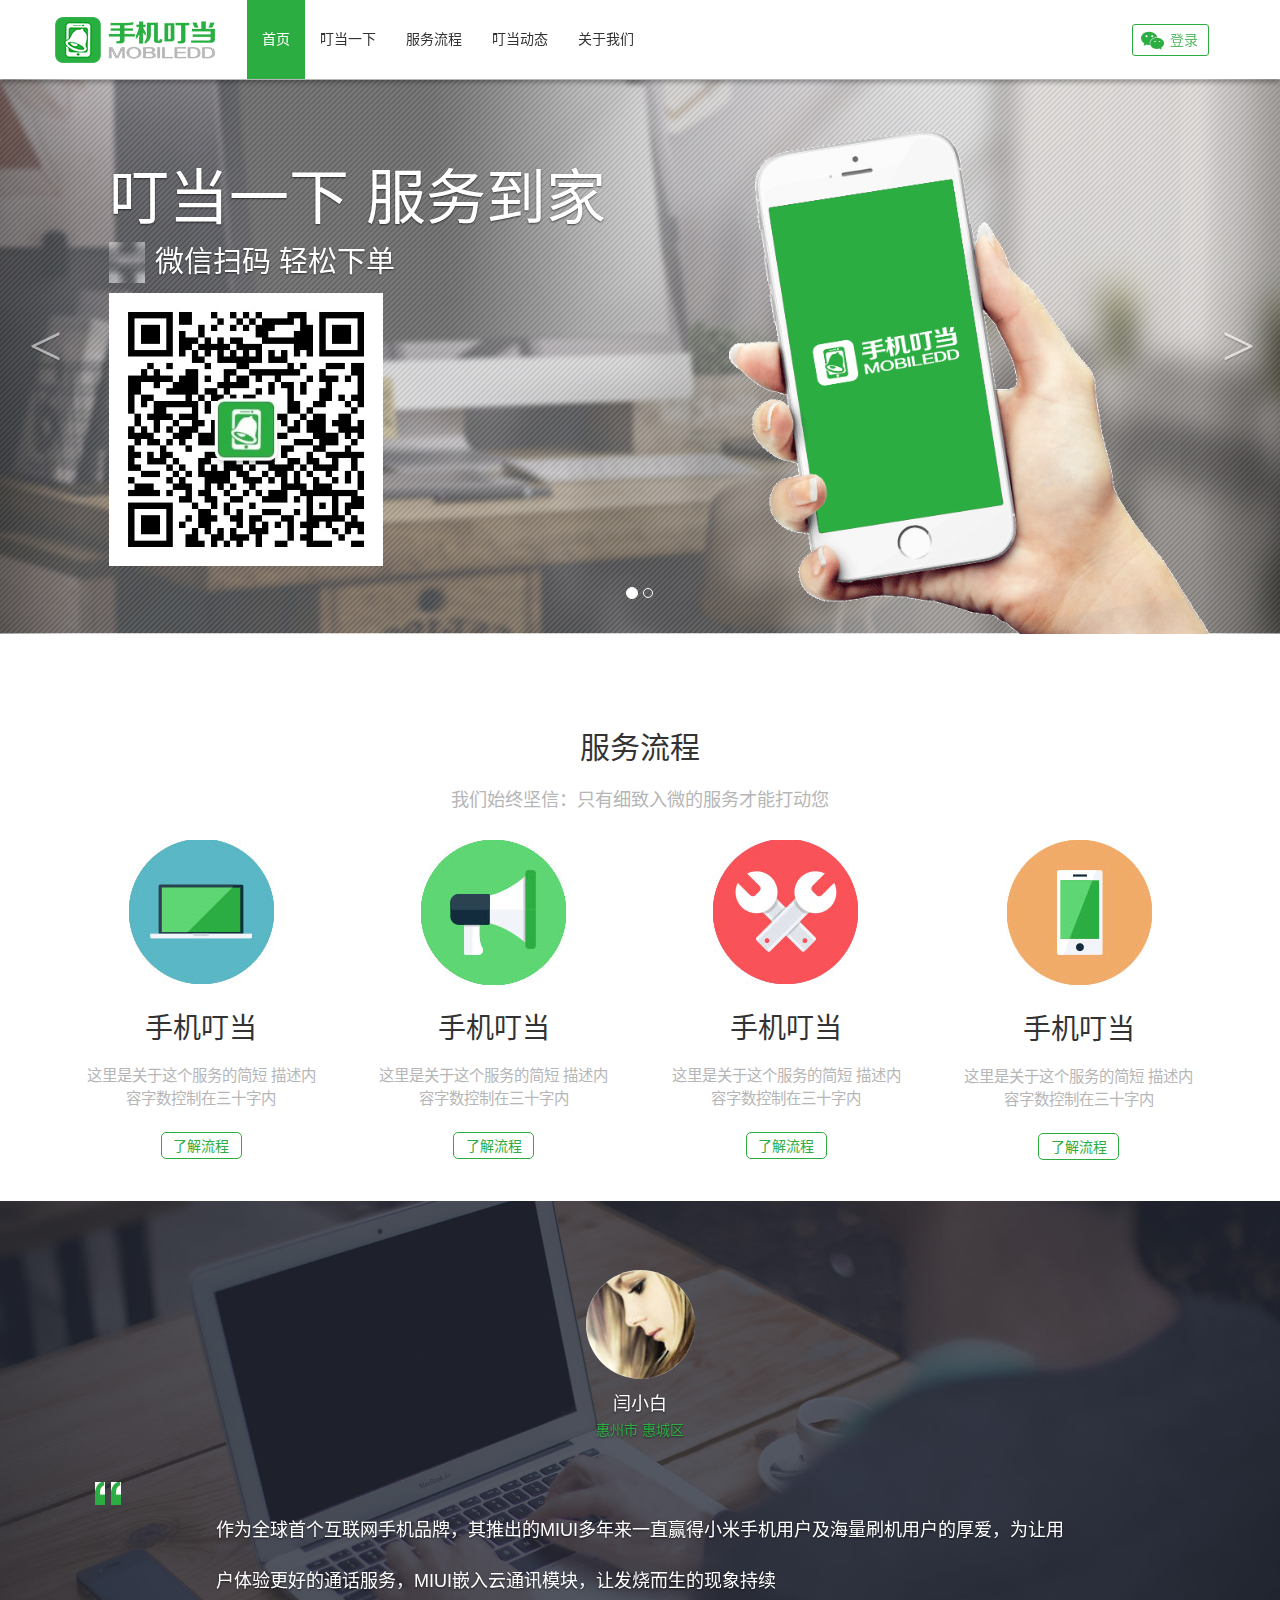
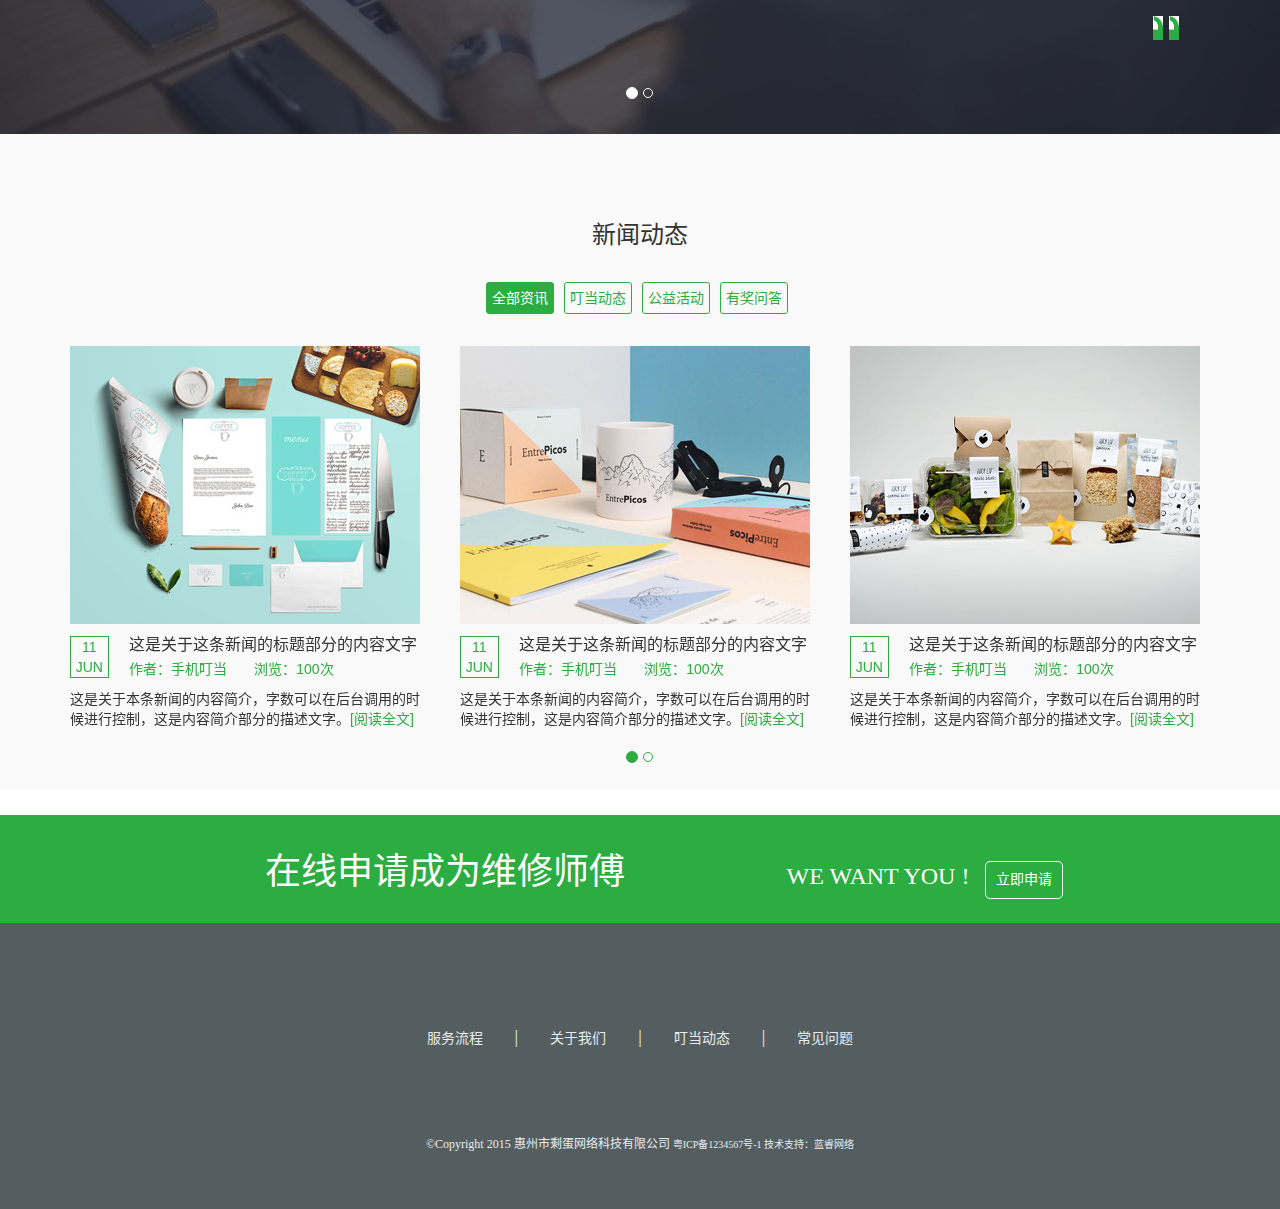
<file: index.html>
<!DOCTYPE html>
<html lang="zh-CN">

<head>
    <meta charset="utf-8">
    <!--meta:compat-->
    <meta http-equiv="X-UA-Compatible" content="IE=edge">
    <!--meta:vp 插入快捷键-->
    <meta name="viewport" content="width=device-width, initial-scale=1, user-scalable=no">
    <title>手机叮当-首页</title>
    <link rel="stylesheet" href="lib/bootstrap/css/bootstrap.css">
    <link rel="stylesheet" href="css/font-awesome.css"/>
    <link rel="stylesheet" href="css/font-awesome-ie7.min.css"/>
    <link rel="shortcut icon" href="favicon.ico"/>
    <!--[if lt IE 9]>
    <script src="lib/html5shiv/html5shiv.min.js"></script>
    <script src="lib/respond/respond.min.js"></script>
    <![endif]-->
    <!--link:favicon-->

    <link rel="stylesheet" href="css/moveCss.css"/>
    <link rel="stylesheet" href="css/base.css">
    <link rel="stylesheet" href="css/index.css">
</head>

<body>
<!--头部区域-->
<nav id="head" class="navbar navbar-bg  navbar-fixed-top">
    <div class="container">
        <div class="navbar-header">
            <button type="button" class="navbar-toggle" data-toggle="collapse" data-target="#dingDangShouYe">
                <span class="sr-only">Toggle navigation</span>
                <span class="icon-bar"></span>
                <span class="icon-bar"></span>
                <span class="icon-bar"></span>
            </button>
            <a href="#" class="navbar-brand col-xs-5">
                <img src="img/HomeLOGO.png" alt="" class="login-logo">
            </a>
            <i class="fa fa-user fa-4x visible-xs"></i>
        </div>
        <div class="collapse navbar-collapse" id="dingDangShouYe">
            <ul class="nav navbar-nav">
                <li class="active"><a href="index.html">首页</a></li>
                <li class="dropdown">
                    <a href="dingdang.html" class="dropdown-toggle" data-toggle="dropdown">叮当一下</a>
                    <ul class="dropdown-menu zicaidan" role="menu">
                        <li><a href="dingdang.html">手机叮当</a></li>
                        <li><a href="#">电脑叮当</a></li>
                        <li><a href="#">旧物置换</a></li>
                        <li><a href="#">水电叮当</a></li>
                    </ul>
                </li>
                <li><a href="process.html">服务流程</a></li>
                <li><a href="dynamic.html">叮当动态</a></li>
                <li><a href="about.html">关于我们</a></li>
            </ul>
            <ul class="nav navbar-nav navbar-right hidden-xs">
                <li id="login"><a href="#"><i class="fa fa-weixin"></i><span>登录</span></a></li>
            </ul>
        </div>
    </div>
</nav>
<!--/头部区域-->
<!--轮播图-->
<div id="dingDangLunBo" class="carousel slide" data-ride="carousel" data-interval="100000">
    <!-- Indicators -->
    <ol class="carousel-indicators">
        <li data-target="#dingDangLunBo" data-slide-to="0" class="active"></li>
        <li data-target="#dingDangLunBo" data-slide-to="1"></li>
    </ol>

    <!-- Wrapper for slides -->
    <div class="carousel-inner" role="listbox">
        <div class="item active">
            <img src="img/lunbo.jpg" alt="">
            <div class="carousel-caption">
                <div class="row">
                    <div class="col-xs-offset-1 col-xs-5 fuwu-left">
                            <h2>叮当一下 服务到家</h2>
                            <p><img src="img/sao.jpg" alt="" class="sao"><span>微信扫码 轻松下单</span></p>
                            <img src="img/erweima.jpg" alt="" class="nav-img1">
                    </div>
                    <div class="col-xs-6">
                            <img src="img/iPhone_03.png" alt=""  class='nav-img2'>
                    </div>
                </div>
            </div>
        </div>
        <div class="item">
            <img src="img/lunbo.jpg" alt="...">
            <div class="carousel-caption">
                <div class="row">
                    <div class="col-xs-offset-1 col-xs-5 fuwu-left">
                        <h2>叮当一下 服务到家</h2>
                        <p><img src="img/sao.jpg" alt="" class="sao"><span>微信扫码 轻松下单</span></p>
                        <img src="img/erweima.jpg" alt="" class="nav-img1">
                    </div>
                    <div class="col-xs-6">
                        <img src="img/iPhone_03.png" alt=""  class='nav-img2'>
                    </div>
                </div>
            </div>
        </div>
    </div>

    <!-- Controls -->
    <a class="left carousel-control hidden-xs" href="#dingDangLunBo" role="button" data-slide="prev">
        <span class="glyphicon glyphicon-chevron-left"><</span>
        <span class="sr-only">Previous</span>
    </a>
    <a class="right carousel-control hidden-xs" href="#dingDangLunBo" role="button" data-slide="next">
        <span class="glyphicon glyphicon-chevron-right">></span>
        <span class="sr-only">Next</span>
    </a>
</div>
<!--轮播图-->
<!--服务流程-->
<section id="seviceLiuCheng">
    <div class="container">
        <div class="hidden-xs">
            <h2>服务流程</h2>
            <p>我们始终坚信：只有细致入微的服务才能打动您</p>
        </div>
        <div class="row">
            <div class="col-md-3 col-sm-3 col-xs-3">
                <div class="thumbnail">
                    <img data-src="img/dian_05.jpg" alt="" src="img/dian_05.jpg">
                    <div class="caption">
                        <h3>手机叮当</h3>
                        <p class='visible-lg visible-md'>这里是关于这个服务的简短 描述内容字数控制在三十字内</p>
                        <p class='visible-lg visible-md'><a href="#" role="button">了解流程</a></p>
                    </div>
                </div>
            </div>
            <div class="col-md-3 col-sm-3 col-xs-3">
                <div class="thumbnail">
                    <img data-src="img/dhfigh_09.jpg" alt="" src="img/dhfigh_09.jpg">
                    <div class="caption">
                        <h3>手机叮当</h3>
                        <p class='visible-lg visible-md '>这里是关于这个服务的简短 描述内容字数控制在三十字内</p>
                        <p class='visible-lg visible-md'><a href="#" role="button">了解流程</a></p>
                    </div>
                </div>
            </div>
            <div class="col-md-3 col-sm-3 col-xs-3">

                <div class="thumbnail">
                    <img data-src="img/shezhi_07.jpg" alt="" src="img/shezhi_07.jpg">
                    <div class="caption">
                        <h3>手机叮当</h3>
                        <p class='visible-lg visible-md'>这里是关于这个服务的简短 描述内容字数控制在三十字内</p>
                        <p class='visible-lg visible-md'><a href="#" role="button">了解流程</a></p>
                    </div>
                </div>

            </div>
            <div class="col-md-3 col-sm-3 col-xs-3">
                <div class="thumbnail">
                    <img data-src="img/shouji_03.jpg" alt="" src="img/shouji_03.jpg">
                    <div class="caption">
                        <h3>手机叮当</h3>
                        <p class='visible-lg visible-md'>这里是关于这个服务的简短 描述内容字数控制在三十字内</p>
                        <p class='visible-lg visible-md'><a href="#" role="button">了解流程</a></p>
                    </div>
                </div>
            </div>
        </div>

    </div>
    </div>
</section>
<!--服务流程-->
<!--中间轮播图-->
<section id="middle-lunbo" class="hidden-xs">
    <div id="carousel-example-generic" class="carousel slide" data-ride="carousel" data-interval="50000">
        <!-- Indicators -->
        <ol class="carousel-indicators">
            <li data-target="#carousel-example-generic" data-slide-to="0" class="active"></li>
            <li data-target="#carousel-example-generic" data-slide-to="1"></li>
        </ol>

        <!-- Wrapper for slides -->
        <div class="carousel-inner" role="listbox">
            <div class="item active">
                <img src='img/section-background.jpg' alt="">
                <div class="carousel-caption">
                    <div class="row">
                        <div class="col-sm-6 col-xs-8 col-md-12">
                            <p><img src="img/touxiang_03.jpg" alt="" class="img-circle img-responsive"></p>
                        </div>
                        <div class="col-sm-6 col-xs-4 col-md-12 text-left">
                            <p>闫小白</p>
                            <p>惠州市 惠城区</p>
                        </div>
                    </div>
                    <div class="row">
                        <div class="col-sm-1 col-xs-4 col-md-12">
                            <p><img src="img/zuoyinhao.jpg" alt=""> <img src="img/zuoyinhao.jpg" alt=""></p>
                        </div>
                        <div class="col-sm-10 col-xs-4 col-md-12">
                            <p class="text-left">
                                作为全球首个互联网手机品牌，其推出的MIUI多年来一直赢得小米手机用户及海量刷机用户的厚爱，为让用户体验更好的通话服务，MIUI嵌入云通讯模块，让发烧而生的现象持续</p>
                        </div>
                        <div class="col-sm-1 col-xs-4 col-md-12">
                            <p class="img-bottom"><img src="img/youyinhao.jpg" alt=""><img src="img/youyinhao.jpg"
                                                                                           alt=""></p>
                        </div>
                    </div>
                </div>
            </div>
            <div class="item">
                <img src="img/section-background.jpg" alt="">
                <div class="carousel-caption">
                    <div class="row">
                        <div class="col-sm-6 col-xs-8 col-md-12">
                            <p><img src="img/touxiang_03.jpg" alt="" class="img-circle img-responsive"></p>
                        </div>
                        <div class="col-sm-6 col-xs-4 col-md-12 text-left">
                            <p>闫小白</p>
                            <p>惠州市 惠城区</p>
                        </div>
                    </div>
                    <div class="row">
                        <div class="col-sm-1 col-xs-4 col-md-12">
                            <p><img src="img/zuoyinhao.jpg" alt=""> <img src="img/zuoyinhao.jpg" alt=""></p>
                        </div>
                        <div class="col-sm-10 col-xs-4 col-md-12">
                            <p class="text-left">
                                作为全球首个互联网手机品牌，其推出的MIUI多年来一直赢得小米手机用户及海量刷机用户的厚爱，为让用户体验更好的通话服务，MIUI嵌入云通讯模块，让发烧而生的现象持续</p>
                        </div>
                        <div class="col-sm-1 col-xs-4 col-md-12">
                            <p class="img-bottom"><img src="img/youyinhao.jpg" alt=""><img src="img/youyinhao.jpg"
                                                                                           alt=""></p>
                        </div>
                    </div>
                </div>
            </div>
        </div>

    </div>
</section>
<!--中间轮播图-->
<!--新闻动态-->
<section id="news-dongtai" class="hidden-xs">
    <div class="container">
        <h3>新闻动态</h3>
        <div>
            <!-- Nav tabs -->
            <p class="news-top">
                <span role="presentation"><a  class="active" href="#home" aria-controls="home" role="tab"
                                                            data-toggle="tab">全部资讯</a></span>
                <span role="presentation"><a href="#profile" aria-controls="profile" role="tab" data-toggle="tab">叮当动态</a></span>
                <span role="presentation"><a href="#messages" aria-controls="messages" role="tab" data-toggle="tab">公益活动</a></span>
                <span role="presentation"><a href="#settings" aria-controls="settings" role="tab" data-toggle="tab">有奖问答</a></span>
            </p>


            <!-- Tab panes -->
            <div class="tab-content">
                <div role="tabpanel" class="tab-pane fade in active" id="home">
                    <div id="news-lunbo1" class="carousel slide" data-ride="carousel" data-interval="1000000">
                        <!-- Indicators -->
                        <ol class="carousel-indicators">
                            <li data-target="#news-lunbo1" data-slide-to="0" class="active"></li>
                            <li data-target="#news-lunbo1" data-slide-to="1"></li>
                        </ol>

                        <!-- Wrapper for slides -->
                        <div class="carousel-inner" role="listbox">
                            <div class="item active">
                                <div class="row">
                                    <div class="col-sm-6 col-md-4">
                                            <img src="img/news1.jpg" alt="...">
                                            <div class="caption">
                                                <div class="media">
                                                    <div class="media-left media-middle">
                                                        <div>
                                                            <p>11</p>
                                                            <p>JUN</p>
                                                        </div>
                                                    </div>
                                                    <div class="media-body">
                                                        <h4 class="media-heading">这是关于这条新闻的标题部分的内容文字</h4>
                                                        <p>作者：<span>手机叮当</span>浏览：<span>100次</span></p>
                                                    </div>
                                                </div>
                                                <p class="hidden-sm">这是关于本条新闻的内容简介，字数可以在后台调用的时候进行控制，这是内容简介部分的描述文字。<a href="#">[阅读全文]</a></p>
                                            </div>
                                    </div>
                                    <div class="col-sm-6 col-md-4">
                                            <img src="img/news2.jpg" alt="...">
                                            <div class="caption">
                                                <div class="media">
                                                    <div class="media-left media-middle">
                                                        <div>
                                                            <p>11</p>
                                                            <p>JUN</p>
                                                        </div>
                                                    </div>
                                                    <div class="media-body">
                                                        <h4 class="media-heading">这是关于这条新闻的标题部分的内容文字</h4>
                                                        <p>作者：<span>手机叮当</span>浏览：<span>100次</span></p>
                                                    </div>
                                                </div>
                                                <p class="hidden-sm">这是关于本条新闻的内容简介，字数可以在后台调用的时候进行控制，这是内容简介部分的描述文字。<a href="#">[阅读全文]</a></p>
                                            </div>
                                    </div>
                                    <div class="col-sm-6 col-md-4 hidden-sm">
                                            <img src="img/news3.jpg" alt="...">
                                            <div class="caption">
                                                <div class="media">
                                                    <div class="media-left media-middle">
                                                        <div>
                                                            <p>11</p>
                                                            <p>JUN</p>
                                                        </div>
                                                    </div>
                                                    <div class="media-body">
                                                        <h4 class="media-heading">这是关于这条新闻的标题部分的内容文字</h4>
                                                        <p>作者：<span>手机叮当</span>浏览：<span>100次</span></p>
                                                    </div>
                                                </div>
                                                <p class="hidden-sm">这是关于本条新闻的内容简介，字数可以在后台调用的时候进行控制，这是内容简介部分的描述文字。<a href="#">[阅读全文]</a></p>
                                            </div>
                                    </div>
                                </div>
                            </div>
                            <div class="item">
                                <div class="row">
                                    <div class="col-sm-6 col-md-4">
                                        <img src="img/news1.jpg" alt="...">
                                        <div class="caption">
                                            <div class="media">
                                                <div class="media-left media-middle">
                                                    <div>
                                                        <p>11</p>
                                                        <p>JUN</p>
                                                    </div>
                                                </div>
                                                <div class="media-body">
                                                    <h4 class="media-heading">这是关于这条新闻的标题部分的内容文字</h4>
                                                    <p>作者：<span>手机叮当</span>浏览：<span>100次</span></p>
                                                </div>
                                            </div>
                                            <p class="hidden-sm">这是关于本条新闻的内容简介，字数可以在后台调用的时候进行控制，这是内容简介部分的描述文字。<a href="#">[阅读全文]</a></p>
                                        </div>
                                    </div>
                                    <div class="col-sm-6 col-md-4">
                                        <img src="img/news2.jpg" alt="...">
                                        <div class="caption">
                                            <div class="media">
                                                <div class="media-left media-middle">
                                                    <div>
                                                        <p>11</p>
                                                        <p>JUN</p>
                                                    </div>
                                                </div>
                                                <div class="media-body">
                                                    <h4 class="media-heading">这是关于这条新闻的标题部分的内容文字</h4>
                                                    <p>作者：<span>手机叮当</span>浏览：<span>100次</span></p>
                                                </div>
                                            </div>
                                            <p class="hidden-sm">这是关于本条新闻的内容简介，字数可以在后台调用的时候进行控制，这是内容简介部分的描述文字。<a href="#">[阅读全文]</a></p>
                                        </div>
                                    </div>
                                    <div class="col-sm-6 col-md-4 hidden-sm">
                                        <img src="img/news3.jpg" alt="...">
                                        <div class="caption">
                                            <div class="media">
                                                <div class="media-left media-middle">
                                                    <div>
                                                        <p>11</p>
                                                        <p>JUN</p>
                                                    </div>
                                                </div>
                                                <div class="media-body">
                                                    <h4 class="media-heading">这是关于这条新闻的标题部分的内容文字</h4>
                                                    <p>作者：<span>手机叮当</span>浏览：<span>100次</span></p>
                                                </div>
                                            </div>
                                            <p class="hidden-sm">这是关于本条新闻的内容简介，字数可以在后台调用的时候进行控制，这是内容简介部分的描述文字。<a href="#">[阅读全文]</a></p>
                                        </div>
                                    </div>
                                </div>
                                <div class="carousel-caption">

                                </div>
                            </div>

                        </div>


                    </div>
                </div>
                <div role="tabpanel" class="tab-pane fade" id="profile">
                    <div id="news-lunbo2" class="carousel slide" data-ride="carousel" data-interval="1000000">
                        <!-- Indicators -->
                        <ol class="carousel-indicators">
                            <li data-target="#news-lunbo2" data-slide-to="0" class="active"></li>
                            <li data-target="#news-lunbo2" data-slide-to="1"></li>
                        </ol>

                        <!-- Wrapper for slides -->
                        <div class="carousel-inner" role="listbox">
                            <div class="item active">
                                <div class="row">
                                    <div class="col-sm-6 col-md-4">
                                        <img src="img/news1.jpg" alt="...">
                                        <div class="caption">
                                            <div class="media">
                                                <div class="media-left media-middle">
                                                    <div>
                                                        <p>11</p>
                                                        <p>JUN</p>
                                                    </div>
                                                </div>
                                                <div class="media-body">
                                                    <h4 class="media-heading">这是关于这条新闻的标题部分的内容文字</h4>
                                                    <p>作者：<span>手机叮当</span>浏览：<span>100次</span></p>
                                                </div>
                                            </div>
                                            <p class="hidden-sm">这是关于本条新闻的内容简介，字数可以在后台调用的时候进行控制，这是内容简介部分的描述文字。<a href="#">[阅读全文]</a></p>
                                        </div>
                                    </div>
                                    <div class="col-sm-6 col-md-4">
                                        <img src="img/news2.jpg" alt="...">
                                        <div class="caption">
                                            <div class="media">
                                                <div class="media-left media-middle">
                                                    <div>
                                                        <p>11</p>
                                                        <p>JUN</p>
                                                    </div>
                                                </div>
                                                <div class="media-body">
                                                    <h4 class="media-heading">这是关于这条新闻的标题部分的内容文字</h4>
                                                    <p>作者：<span>手机叮当</span>浏览：<span>100次</span></p>
                                                </div>
                                            </div>
                                            <p class="hidden-sm">这是关于本条新闻的内容简介，字数可以在后台调用的时候进行控制，这是内容简介部分的描述文字。<a href="#">[阅读全文]</a></p>
                                        </div>
                                    </div>
                                    <div class="col-sm-6 col-md-4 hidden-sm">
                                        <img src="img/news3.jpg" alt="...">
                                        <div class="caption">
                                            <div class="media">
                                                <div class="media-left media-middle">
                                                    <div>
                                                        <p>11</p>
                                                        <p>JUN</p>
                                                    </div>
                                                </div>
                                                <div class="media-body">
                                                    <h4 class="media-heading">这是关于这条新闻的标题部分的内容文字</h4>
                                                    <p>作者：<span>手机叮当</span>浏览：<span>100次</span></p>
                                                </div>
                                            </div>
                                            <p class="hidden-sm">这是关于本条新闻的内容简介，字数可以在后台调用的时候进行控制，这是内容简介部分的描述文字。<a href="#">[阅读全文]</a></p>
                                        </div>
                                    </div>
                                </div>
                                <div class="carousel-caption">

                                </div>
                            </div>
                            <div class="item">
                                <div class="row">
                                    <div class="col-sm-6 col-md-4">
                                        <img src="img/news1.jpg" alt="...">
                                        <div class="caption">
                                            <div class="media">
                                                <div class="media-left media-middle">
                                                    <div>
                                                        <p>11</p>
                                                        <p>JUN</p>
                                                    </div>
                                                </div>
                                                <div class="media-body">
                                                    <h4 class="media-heading">这是关于这条新闻的标题部分的内容文字</h4>
                                                    <p>作者：<span>手机叮当</span>浏览：<span>100次</span></p>
                                                </div>
                                            </div>
                                            <p class="hidden-sm">这是关于本条新闻的内容简介，字数可以在后台调用的时候进行控制，这是内容简介部分的描述文字。<a href="#">[阅读全文]</a></p>
                                        </div>
                                    </div>
                                    <div class="col-sm-6 col-md-4">
                                        <img src="img/news2.jpg" alt="...">
                                        <div class="caption">
                                            <div class="media">
                                                <div class="media-left media-middle">
                                                    <div>
                                                        <p>11</p>
                                                        <p>JUN</p>
                                                    </div>
                                                </div>
                                                <div class="media-body">
                                                    <h4 class="media-heading">这是关于这条新闻的标题部分的内容文字</h4>
                                                    <p>作者：<span>手机叮当</span>浏览：<span>100次</span></p>
                                                </div>
                                            </div>
                                            <p class="hidden-sm">这是关于本条新闻的内容简介，字数可以在后台调用的时候进行控制，这是内容简介部分的描述文字。<a href="#">[阅读全文]</a></p>
                                        </div>
                                    </div>
                                    <div class="col-sm-6 col-md-4 hidden-sm">
                                        <img src="img/news3.jpg" alt="...">
                                        <div class="caption">
                                            <div class="media">
                                                <div class="media-left media-middle">
                                                    <div>
                                                        <p>11</p>
                                                        <p>JUN</p>
                                                    </div>
                                                </div>
                                                <div class="media-body">
                                                    <h4 class="media-heading">这是关于这条新闻的标题部分的内容文字</h4>
                                                    <p>作者：<span>手机叮当</span>浏览：<span>100次</span></p>
                                                </div>
                                            </div>
                                            <p class="hidden-sm">这是关于本条新闻的内容简介，字数可以在后台调用的时候进行控制，这是内容简介部分的描述文字。<a href="#">[阅读全文]</a></p>
                                        </div>
                                    </div>
                                </div>
                                <div class="carousel-caption">

                                </div>
                            </div>

                        </div>


                    </div>
                </div>
                <div role="tabpanel" class="tab-pane fade" id="messages">
                    <div id="news-lunbo3" class="carousel slide" data-ride="carousel" data-interval="1000000">
                        <!-- Indicators -->
                        <ol class="carousel-indicators">
                            <li data-target="#news-lunbo3" data-slide-to="0" class="active"></li>
                            <li data-target="#news-lunbo3" data-slide-to="1"></li>
                        </ol>

                        <!-- Wrapper for slides -->
                        <div class="carousel-inner" role="listbox">
                            <div class="item active">
                                <div class="row">
                                    <div class="col-sm-6 col-md-4">
                                        <img src="img/news1.jpg" alt="...">
                                        <div class="caption">
                                            <div class="media">
                                                <div class="media-left media-middle">
                                                    <div>
                                                        <p>11</p>
                                                        <p>JUN</p>
                                                    </div>
                                                </div>
                                                <div class="media-body">
                                                    <h4 class="media-heading">这是关于这条新闻的标题部分的内容文字</h4>
                                                    <p>作者：<span>手机叮当</span>浏览：<span>100次</span></p>
                                                </div>
                                            </div>
                                            <p class="hidden-sm">这是关于本条新闻的内容简介，字数可以在后台调用的时候进行控制，这是内容简介部分的描述文字。<a href="#">[阅读全文]</a></p>
                                        </div>
                                    </div>
                                    <div class="col-sm-6 col-md-4">
                                        <img src="img/news2.jpg" alt="...">
                                        <div class="caption">
                                            <div class="media">
                                                <div class="media-left media-middle">
                                                    <div>
                                                        <p>11</p>
                                                        <p>JUN</p>
                                                    </div>
                                                </div>
                                                <div class="media-body">
                                                    <h4 class="media-heading">这是关于这条新闻的标题部分的内容文字</h4>
                                                    <p>作者：<span>手机叮当</span>浏览：<span>100次</span></p>
                                                </div>
                                            </div>
                                            <p class="hidden-sm">这是关于本条新闻的内容简介，字数可以在后台调用的时候进行控制，这是内容简介部分的描述文字。<a href="#">[阅读全文]</a></p>
                                        </div>
                                    </div>
                                    <div class="col-sm-6 col-md-4 hidden-sm">
                                        <img src="img/news3.jpg" alt="...">
                                        <div class="caption">
                                            <div class="media">
                                                <div class="media-left media-middle">
                                                    <div>
                                                        <p>11</p>
                                                        <p>JUN</p>
                                                    </div>
                                                </div>
                                                <div class="media-body">
                                                    <h4 class="media-heading">这是关于这条新闻的标题部分的内容文字</h4>
                                                    <p>作者：<span>手机叮当</span>浏览：<span>100次</span></p>
                                                </div>
                                            </div>
                                            <p class="hidden-sm">这是关于本条新闻的内容简介，字数可以在后台调用的时候进行控制，这是内容简介部分的描述文字。<a href="#">[阅读全文]</a></p>
                                        </div>
                                    </div>
                                </div>
                                <div class="carousel-caption">

                                </div>
                            </div>
                            <div class="item">
                                <div class="row">
                                    <div class="col-sm-6 col-md-4">
                                        <img src="img/news1.jpg" alt="...">
                                        <div class="caption">
                                            <div class="media">
                                                <div class="media-left media-middle">
                                                    <div>
                                                        <p>11</p>
                                                        <p>JUN</p>
                                                    </div>
                                                </div>
                                                <div class="media-body">
                                                    <h4 class="media-heading">这是关于这条新闻的标题部分的内容文字</h4>
                                                    <p>作者：<span>手机叮当</span>浏览：<span>100次</span></p>
                                                </div>
                                            </div>
                                            <p class="hidden-sm">这是关于本条新闻的内容简介，字数可以在后台调用的时候进行控制，这是内容简介部分的描述文字。<a href="#">[阅读全文]</a></p>
                                        </div>
                                    </div>
                                    <div class="col-sm-6 col-md-4">
                                        <img src="img/news2.jpg" alt="...">
                                        <div class="caption">
                                            <div class="media">
                                                <div class="media-left media-middle">
                                                    <div>
                                                        <p>11</p>
                                                        <p>JUN</p>
                                                    </div>
                                                </div>
                                                <div class="media-body">
                                                    <h4 class="media-heading">这是关于这条新闻的标题部分的内容文字</h4>
                                                    <p>作者：<span>手机叮当</span>浏览：<span>100次</span></p>
                                                </div>
                                            </div>
                                            <p class="hidden-sm">这是关于本条新闻的内容简介，字数可以在后台调用的时候进行控制，这是内容简介部分的描述文字。<a href="#">[阅读全文]</a></p>
                                        </div>
                                    </div>
                                    <div class="col-sm-6 col-md-4 hidden-sm">
                                        <img src="img/news3.jpg" alt="...">
                                        <div class="caption">
                                            <div class="media">
                                                <div class="media-left media-middle">
                                                    <div>
                                                        <p>11</p>
                                                        <p>JUN</p>
                                                    </div>
                                                </div>
                                                <div class="media-body">
                                                    <h4 class="media-heading">这是关于这条新闻的标题部分的内容文字</h4>
                                                    <p>作者：<span>手机叮当</span>浏览：<span>100次</span></p>
                                                </div>
                                            </div>
                                            <p class="hidden-sm">这是关于本条新闻的内容简介，字数可以在后台调用的时候进行控制，这是内容简介部分的描述文字。<a href="#">[阅读全文]</a></p>
                                        </div>
                                    </div>
                                </div>
                                <div class="carousel-caption">

                                </div>
                            </div>

                        </div>


                    </div>
                </div>
                <div role="tabpanel" class="tab-pane fade" id="settings">
                    <div id="news-lunbo4" class="carousel slide" data-ride="carousel" data-interval="1000000">
                        <!-- Indicators -->
                        <ol class="carousel-indicators">
                            <li data-target="#news-lunbo4" data-slide-to="0" class="active"></li>
                            <li data-target="#news-lunbo4" data-slide-to="1"></li>
                        </ol>

                        <!-- Wrapper for slides -->
                        <div class="carousel-inner" role="listbox">
                            <div class="item active">
                                <div class="row">
                                    <div class="col-sm-6 col-md-4">
                                        <img src="img/news1.jpg" alt="...">
                                        <div class="caption">
                                            <div class="media">
                                                <div class="media-left media-middle">
                                                    <div>
                                                        <p>11</p>
                                                        <p>JUN</p>
                                                    </div>
                                                </div>
                                                <div class="media-body">
                                                    <h4 class="media-heading">这是关于这条新闻的标题部分的内容文字</h4>
                                                    <p>作者：<span>手机叮当</span>浏览：<span>100次</span></p>
                                                </div>
                                            </div>
                                            <p class="hidden-sm">这是关于本条新闻的内容简介，字数可以在后台调用的时候进行控制，这是内容简介部分的描述文字。<a href="#">[阅读全文]</a></p>
                                        </div>
                                    </div>
                                    <div class="col-sm-6 col-md-4">
                                        <img src="img/news2.jpg" alt="...">
                                        <div class="caption">
                                            <div class="media">
                                                <div class="media-left media-middle">
                                                    <div>
                                                        <p>11</p>
                                                        <p>JUN</p>
                                                    </div>
                                                </div>
                                                <div class="media-body">
                                                    <h4 class="media-heading">这是关于这条新闻的标题部分的内容文字</h4>
                                                    <p>作者：<span>手机叮当</span>浏览：<span>100次</span></p>
                                                </div>
                                            </div>
                                            <p class="hidden-sm">这是关于本条新闻的内容简介，字数可以在后台调用的时候进行控制，这是内容简介部分的描述文字。<a href="#">[阅读全文]</a></p>
                                        </div>
                                    </div>
                                    <div class="col-sm-6 col-md-4 hidden-sm">
                                        <img src="img/news3.jpg" alt="...">
                                        <div class="caption">
                                            <div class="media">
                                                <div class="media-left media-middle">
                                                    <div>
                                                        <p>11</p>
                                                        <p>JUN</p>
                                                    </div>
                                                </div>
                                                <div class="media-body">
                                                    <h4 class="media-heading">这是关于这条新闻的标题部分的内容文字</h4>
                                                    <p>作者：<span>手机叮当</span>浏览：<span>100次</span></p>
                                                </div>
                                            </div>
                                            <p class="hidden-sm">这是关于本条新闻的内容简介，字数可以在后台调用的时候进行控制，这是内容简介部分的描述文字。<a href="#">[阅读全文]</a></p>
                                        </div>
                                    </div>
                                </div>
                                <div class="carousel-caption">

                                </div>
                            </div>
                            <div class="item">
                                <div class="row">
                                    <div class="col-sm-6 col-md-4">
                                        <img src="img/news1.jpg" alt="...">
                                        <div class="caption">
                                            <div class="media">
                                                <div class="media-left media-middle">
                                                    <div>
                                                        <p>11</p>
                                                        <p>JUN</p>
                                                    </div>
                                                </div>
                                                <div class="media-body">
                                                    <h4 class="media-heading">这是关于这条新闻的标题部分的内容文字</h4>
                                                    <p>作者：<span>手机叮当</span>浏览：<span>100次</span></p>
                                                </div>
                                            </div>
                                            <p class="hidden-sm">这是关于本条新闻的内容简介，字数可以在后台调用的时候进行控制，这是内容简介部分的描述文字。<a href="#">[阅读全文]</a></p>
                                        </div>
                                    </div>
                                    <div class="col-sm-6 col-md-4">
                                        <img src="img/news2.jpg" alt="...">
                                        <div class="caption">
                                            <div class="media">
                                                <div class="media-left media-middle">
                                                    <div>
                                                        <p>11</p>
                                                        <p>JUN</p>
                                                    </div>
                                                </div>
                                                <div class="media-body">
                                                    <h4 class="media-heading">这是关于这条新闻的标题部分的内容文字</h4>
                                                    <p>作者：<span>手机叮当</span>浏览：<span>100次</span></p>
                                                </div>
                                            </div>
                                            <p class="hidden-sm">这是关于本条新闻的内容简介，字数可以在后台调用的时候进行控制，这是内容简介部分的描述文字。<a href="#">[阅读全文]</a></p>
                                        </div>
                                    </div>
                                    <div class="col-sm-6 col-md-4 hidden-sm">
                                        <img src="img/news3.jpg" alt="...">
                                        <div class="caption">
                                            <div class="media">
                                                <div class="media-left media-middle">
                                                    <div>
                                                        <p>11</p>
                                                        <p>JUN</p>
                                                    </div>
                                                </div>
                                                <div class="media-body">
                                                    <h4 class="media-heading">这是关于这条新闻的标题部分的内容文字</h4>
                                                    <p>作者：<span>手机叮当</span>浏览：<span>100次</span></p>
                                                </div>
                                            </div>
                                            <p class="hidden-sm">这是关于本条新闻的内容简介，字数可以在后台调用的时候进行控制，这是内容简介部分的描述文字。<a href="#">[阅读全文]</a></p>
                                        </div>
                                    </div>
                                </div>
                                <div class="carousel-caption">

                                </div>
                            </div>

                        </div>


                    </div>
                </div>
            </div>

        </div>
    </div>
</section>
<!--新闻动态-->
<!--招聘-->
<section id="wanted">
    <div class="container">
        <div class="col-md-6 col-sm-12 col-xs-8">在线申请成为维修师傅</div>
        <div class="col-md-6 col-sm-12 col-xs-4 text-right">
            <span class="hidden-xs">WE WANT YOU !</span>
            <a href="#">立即申请</a>
        </div>
    </div>
</section>
<!--招聘-->
<!--脚注区域-->
<footer id="footer">
    <div class="container">
        <p class="hidden-xs"><span>服务流程</span>|<span>关于我们</span>|<span>叮当动态</span>|<span>常见问题</span></p>
        <p><span>©Copyright 2015 惠州市剩蛋网络科技有限公司</span> <span>粤ICP备1234567号-1   技术支持：蓝睿网络</span></p>
    </div>
</footer>
<!--脚注区域-->

<script src="lib/jquery/jquery.js"></script>
<script src="lib/bootstrap/js/bootstrap.js"></script>
<script src="js/index.js"></script>
</body>

</html>
</file>
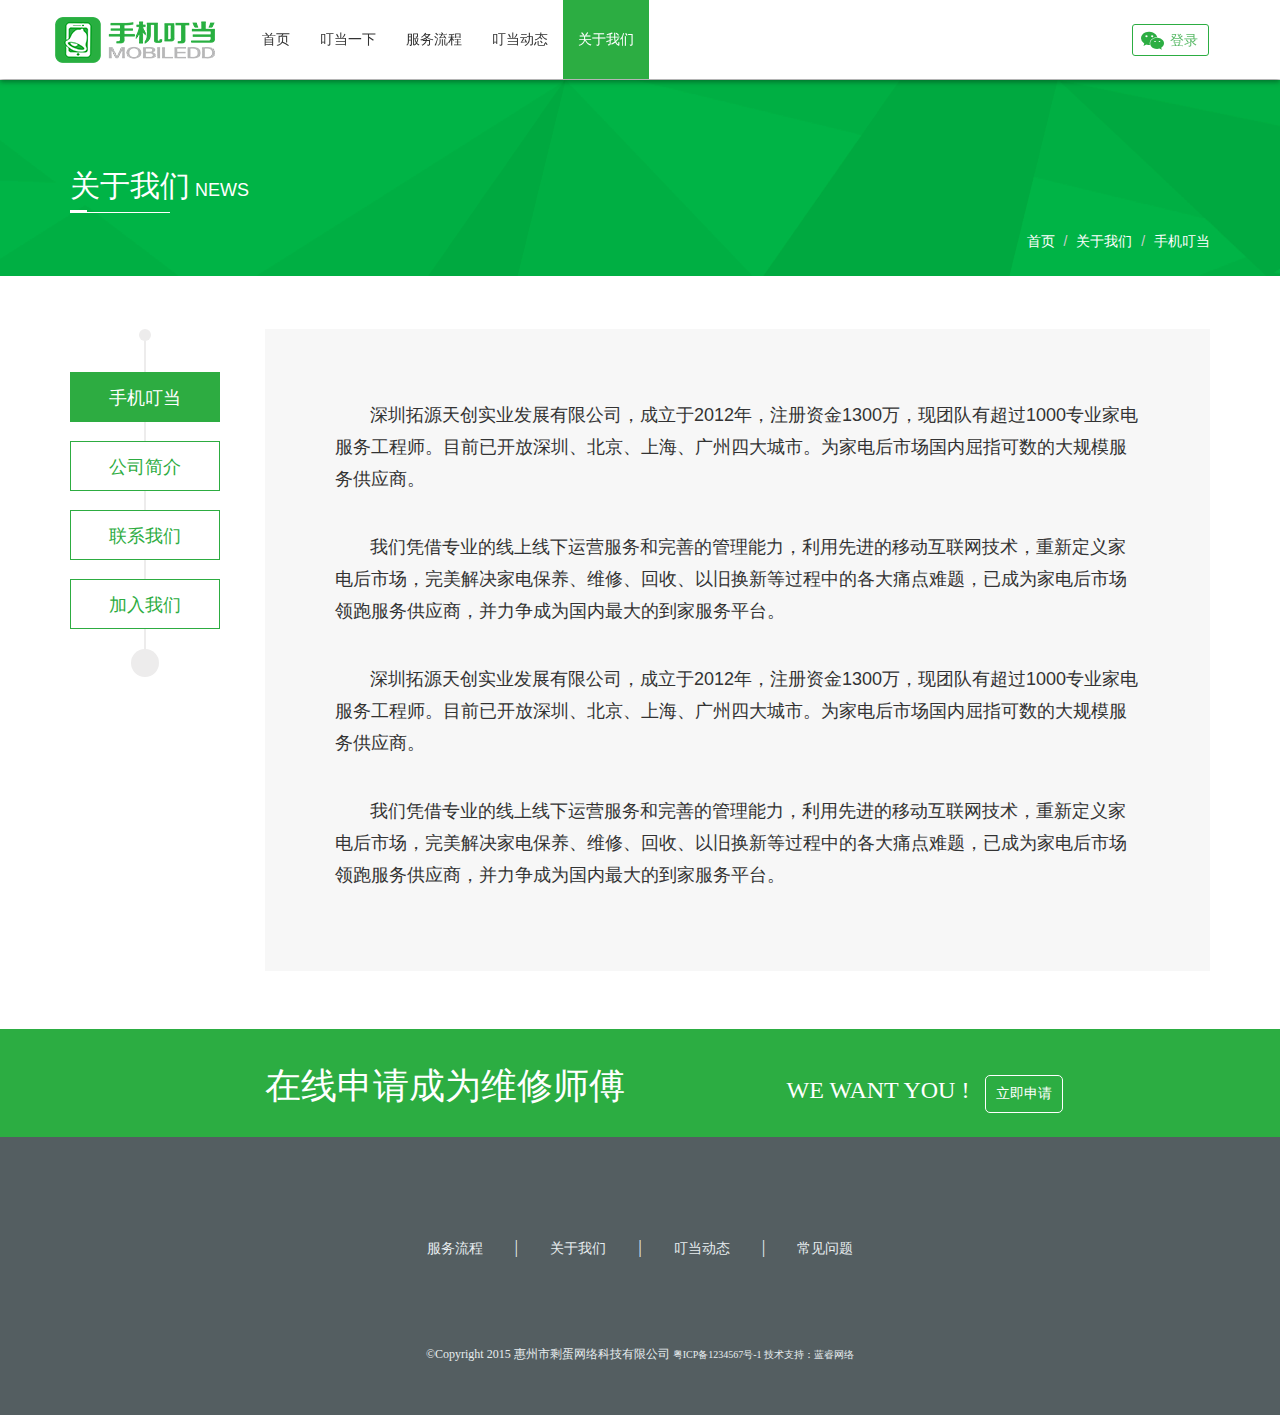
<file: about.html>
<!DOCTYPE html>
<html>
<head lang="en">
    <meta charset="utf-8">
    <!--meta:compat-->
    <meta http-equiv="X-UA-Compatible" content="IE=edge">
    <!--meta:vp 插入快捷键-->
    <meta name="viewport" content="width=device-width, initial-scale=1, user-scalable=no">
    <title>手机叮当-关于我们</title>
    <link rel="stylesheet" href="lib/bootstrap/css/bootstrap.css">
    <link rel="stylesheet" href="css/font-awesome.css"/>
    <link rel="stylesheet" href="css/font-awesome-ie7.min.css"/>
    <link rel="shortcut icon" href="favicon.ico"/>
    <!--[if lt IE 9]>
    <script src="lib/html5shiv/html5shiv.min.js"></script>
    <script src="lib/respond/respond.min.js"></script>
    <![endif]-->
    <!--link:favicon-->

    <link rel="stylesheet" href="css/moveCss.css"/>
    <link rel="stylesheet" href="css/base.css">
    <link rel="stylesheet" href="css/about.css">
</head>
<body>
<!--头部区域-->
<nav id="head" class="navbar navbar-bg  navbar-fixed-top">
    <div class="container">
        <div class="navbar-header">
            <button type="button" class="navbar-toggle" data-toggle="collapse" data-target="#dingDangShouYe">
                <span class="sr-only">Toggle navigation</span>
                <span class="icon-bar"></span>
                <span class="icon-bar"></span>
                <span class="icon-bar"></span>
            </button>
            <a href="#" class="navbar-brand col-xs-5">
                <img src="img/HomeLOGO.png" alt="" class="login-logo">
            </a>
            <i class="fa fa-user fa-4x visible-xs"></i>
        </div>
        <div class="collapse navbar-collapse" id="dingDangShouYe">
            <ul class="nav navbar-nav">
                <li><a href="index.html">首页</a></li>
                <li class="dropdown">
                    <a href="dingdang.html" class="dropdown-toggle" data-toggle="dropdown">叮当一下</a>
                    <ul class="dropdown-menu zicaidan" role="menu">
                        <li><a href="dingdang.html">手机叮当</a></li>
                        <li><a href="#">电脑叮当</a></li>
                        <li><a href="#">旧物置换</a></li>
                        <li><a href="#">水电叮当</a></li>
                    </ul>
                </li>
                <li><a href="process.html">服务流程</a></li>
                <li><a href="dynamic.html">叮当动态</a></li>
                <li class="active"><a href="about.html">关于我们</a></li>
            </ul>
            <ul class="nav navbar-nav navbar-right hidden-xs">
                <li id="login"><a href="#"><i class="fa fa-weixin"></i><span>登录</span></a></li>
            </ul>
        </div>
    </div>
</nav>
<!--/头部区域-->

<!--banner区域-->
<section id="banner" class="hidden-xs">
    <div class="container">
        <h2>关于我们<small> NEWS</small></h2>
        <p><span></span></p>
        <ol class="breadcrumb pull-right">
            <li><a href="#">首页</a></li>
            <li class="active"><a href="#">关于我们</a></li>
            <li >手机叮当</li>
        </ol>
    </div>
</section>
<!--关于我们-->
<section id="about">
    <div class="container">
        <div class="row">
            <div class="col-sm-3 col-md-2">
                <div>
                    <!-- Nav tabs -->
                    <p class="news-top">
                        <i class="smallCircle hidden-xs"></i>
                        <i class="about-line hidden-xs"></i>
                  <span role="presentation" ><a class="active" href="#home" aria-controls="home" role="tab"
                                                data-toggle="tab">手机叮当</a></span>
                  <span role="presentation"><a href="#profile" aria-controls="profile" role="tab"
                                               data-toggle="tab">公司简介</a></span>
                  <span role="presentation"><a href="#messages" aria-controls="messages" role="tab"
                                               data-toggle="tab">联系我们</a></span>
                  <span role="presentation"><a href="#settings" aria-controls="settings" role="tab"
                                               data-toggle="tab">加入我们</a></span>
                        <i class="bigCircle hidden-xs"></i>
                    </p>
                </div>
            </div>
            <div class="col-sm-9 col-md-10">
                <div class="tab-content">
                    <div role="tabpanel" class="tab-pane fade in active about-content" id="home">
                        <p>深圳拓源天创实业发展有限公司，成立于2012年，注册资金1300万，现团队有超过1000专业家电服务工程师。目前已开放深圳、北京、上海、广州四大城市。为家电后市场国内屈指可数的大规模服务供应商。</p>
                        <p>我们凭借专业的线上线下运营服务和完善的管理能力，利用先进的移动互联网技术，重新定义家电后市场，完美解决家电保养、维修、回收、以旧换新等过程中的各大痛点难题，已成为家电后市场领跑服务供应商，并力争成为国内最大的到家服务平台。</p>
                        <p class="hidden-xs">深圳拓源天创实业发展有限公司，成立于2012年，注册资金1300万，现团队有超过1000专业家电服务工程师。目前已开放深圳、北京、上海、广州四大城市。为家电后市场国内屈指可数的大规模服务供应商。</p>
                        <p class="hidden-xs">我们凭借专业的线上线下运营服务和完善的管理能力，利用先进的移动互联网技术，重新定义家电后市场，完美解决家电保养、维修、回收、以旧换新等过程中的各大痛点难题，已成为家电后市场领跑服务供应商，并力争成为国内最大的到家服务平台。</p>
                    </div>
                    <div role="tabpanel" class="tab-pane fade about-content" id="profile">
                        <p>深圳拓源天创实业发展有限公司，成立于2012年，注册资金1300万，现团队有超过1000专业家电服务工程师。目前已开放深圳、北京、上海、广州四大城市。为家电后市场国内屈指可数的大规模服务供应商。</p>
                        <p>我们凭借专业的线上线下运营服务和完善的管理能力，利用先进的移动互联网技术，重新定义家电后市场，完美解决家电保养、维修、回收、以旧换新等过程中的各大痛点难题，已成为家电后市场领跑服务供应商，并力争成为国内最大的到家服务平台。</p>
                        <p class="hidden-xs">深圳拓源天创实业发展有限公司，成立于2012年，注册资金1300万，现团队有超过1000专业家电服务工程师。目前已开放深圳、北京、上海、广州四大城市。为家电后市场国内屈指可数的大规模服务供应商。</p>
                        <p class="hidden-xs">我们凭借专业的线上线下运营服务和完善的管理能力，利用先进的移动互联网技术，重新定义家电后市场，完美解决家电保养、维修、回收、以旧换新等过程中的各大痛点难题，已成为家电后市场领跑服务供应商，并力争成为国内最大的到家服务平台。</p>
                    </div>
                    <div role="tabpanel" class="tab-pane fade about-content" id="messages">
                        <p>深圳拓源天创实业发展有限公司，成立于2012年，注册资金1300万，现团队有超过1000专业家电服务工程师。目前已开放深圳、北京、上海、广州四大城市。为家电后市场国内屈指可数的大规模服务供应商。</p>
                        <p>我们凭借专业的线上线下运营服务和完善的管理能力，利用先进的移动互联网技术，重新定义家电后市场，完美解决家电保养、维修、回收、以旧换新等过程中的各大痛点难题，已成为家电后市场领跑服务供应商，并力争成为国内最大的到家服务平台。</p>
                        <p class="hidden-xs">深圳拓源天创实业发展有限公司，成立于2012年，注册资金1300万，现团队有超过1000专业家电服务工程师。目前已开放深圳、北京、上海、广州四大城市。为家电后市场国内屈指可数的大规模服务供应商。</p>
                        <p class="hidden-xs">我们凭借专业的线上线下运营服务和完善的管理能力，利用先进的移动互联网技术，重新定义家电后市场，完美解决家电保养、维修、回收、以旧换新等过程中的各大痛点难题，已成为家电后市场领跑服务供应商，并力争成为国内最大的到家服务平台。</p>
                    </div>
                    <div role="tabpanel" class="tab-pane fade about-content" id="settings">
                        <p>深圳拓源天创实业发展有限公司，成立于2012年，注册资金1300万，现团队有超过1000专业家电服务工程师。目前已开放深圳、北京、上海、广州四大城市。为家电后市场国内屈指可数的大规模服务供应商。</p>
                        <p>我们凭借专业的线上线下运营服务和完善的管理能力，利用先进的移动互联网技术，重新定义家电后市场，完美解决家电保养、维修、回收、以旧换新等过程中的各大痛点难题，已成为家电后市场领跑服务供应商，并力争成为国内最大的到家服务平台。</p>
                        <p class="hidden-xs">深圳拓源天创实业发展有限公司，成立于2012年，注册资金1300万，现团队有超过1000专业家电服务工程师。目前已开放深圳、北京、上海、广州四大城市。为家电后市场国内屈指可数的大规模服务供应商。</p>
                        <p class="hidden-xs">我们凭借专业的线上线下运营服务和完善的管理能力，利用先进的移动互联网技术，重新定义家电后市场，完美解决家电保养、维修、回收、以旧换新等过程中的各大痛点难题，已成为家电后市场领跑服务供应商，并力争成为国内最大的到家服务平台。</p>
                    </div>
                </div>
            </div>
        </div>
    </div>
</section>
<!--招聘-->
<section id="wanted">
    <div class="container">
        <div class="col-md-6 col-sm-12 col-xs-8">在线申请成为维修师傅</div>
        <div class="col-md-6 col-sm-12 col-xs-4 text-right">
            <span class="hidden-xs">WE WANT YOU !</span>
            <a href="#">立即申请</a>
        </div>
    </div>
</section>
<!--招聘-->
<!--脚注区域-->
<footer id="footer">
    <div class="container">
        <p class="hidden-xs"><span>服务流程</span>|<span>关于我们</span>|<span>叮当动态</span>|<span>常见问题</span></p>
        <p><span>©Copyright 2015 惠州市剩蛋网络科技有限公司</span> <span>粤ICP备1234567号-1   技术支持：蓝睿网络</span></p>
    </div>
</footer>
<!--脚注区域-->
<script src="lib/jquery/jquery.js"></script>
<script src="lib/bootstrap/js/bootstrap.js"></script>
<script src="js/index.js"></script>
</body>
</html>
</file>
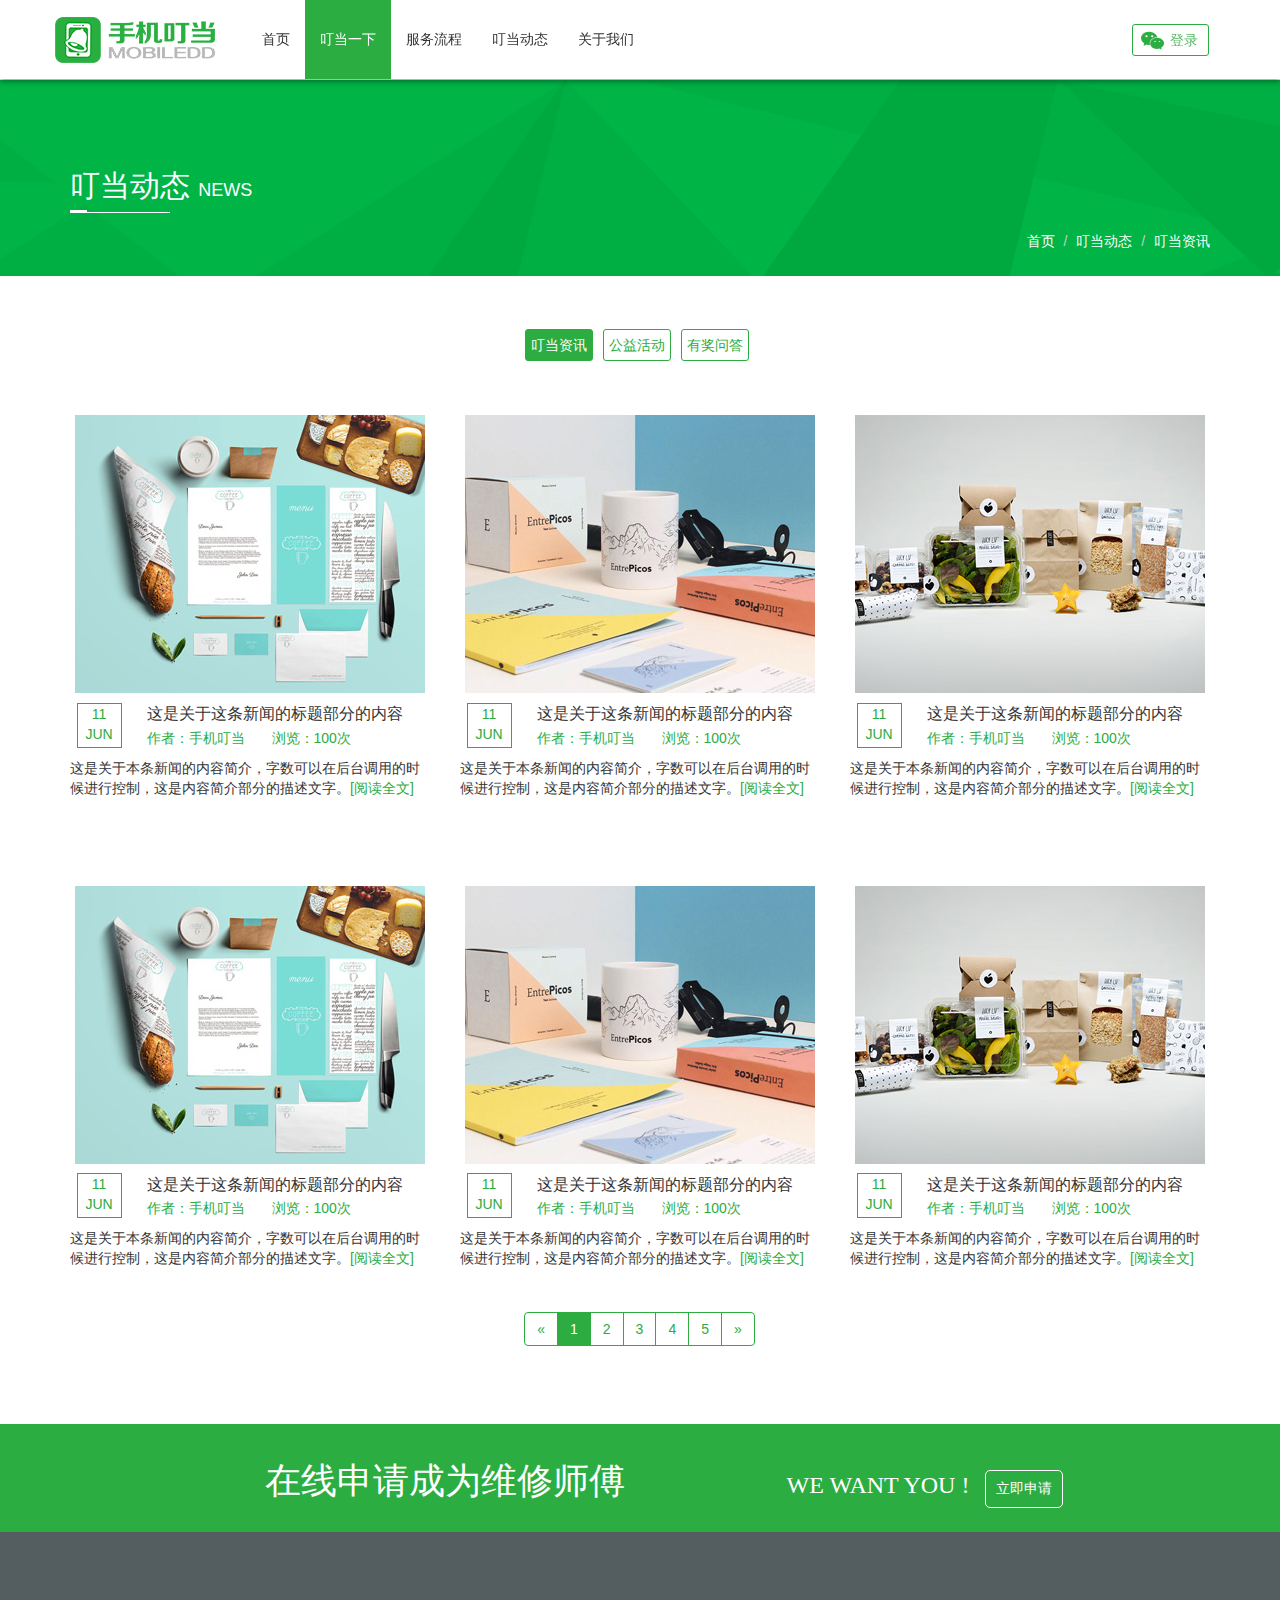
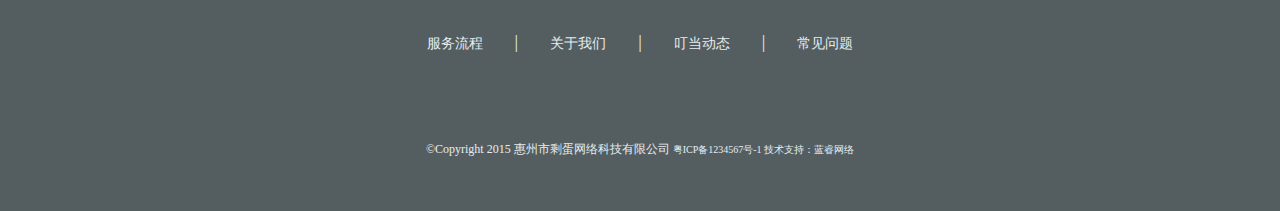
<file: dingdang.html>
<!DOCTYPE html>
<html>
<head lang="en">
    <meta charset="utf-8">
    <!--meta:compat-->
    <meta http-equiv="X-UA-Compatible" content="IE=edge">
    <!--meta:vp 插入快捷键-->
    <meta name="viewport" content="width=device-width, initial-scale=1, user-scalable=no">
    <title>手机叮当-叮当一下</title>
    <link rel="stylesheet" href="lib/bootstrap/css/bootstrap.css">
    <link rel="stylesheet" href="css/font-awesome.css"/>
    <link rel="stylesheet" href="css/font-awesome-ie7.min.css"/>
    <link rel="shortcut icon" href="favicon.ico"/>
    <!--[if lt IE 9]>
    <script src="lib/html5shiv/html5shiv.min.js"></script>
    <script src="lib/respond/respond.min.js"></script>
    <![endif]-->
    <!--link:favicon-->

    <link rel="stylesheet" href="css/moveCss.css"/>
    <link rel="stylesheet" href="css/base.css">
    <link rel="stylesheet" href="css/dingdang.css">
</head>
<body>
<!--头部区域-->
<nav id="head" class="navbar navbar-bg  navbar-fixed-top">
    <div class="container">
        <div class="navbar-header">
            <button type="button" class="navbar-toggle" data-toggle="collapse" data-target="#dingDangShouYe">
                <span class="sr-only">Toggle navigation</span>
                <span class="icon-bar"></span>
                <span class="icon-bar"></span>
                <span class="icon-bar"></span>
            </button>
            <a href="#" class="navbar-brand col-xs-5">
                <img src="img/HomeLOGO.png" alt="" class="login-logo">
            </a>
            <i class="fa fa-user fa-4x visible-xs"></i>
        </div>
        <div class="collapse navbar-collapse" id="dingDangShouYe">
            <ul class="nav navbar-nav">
                <li><a href="index.html">首页</a></li>
                <li class="dropdown active">
                    <a href="dingdang.html" class="dropdown-toggle" data-toggle="dropdown">叮当一下</a>
                    <ul class="dropdown-menu zicaidan" role="menu">
                        <li><a href="dingdang.html">手机叮当</a></li>
                        <li><a href="#">电脑叮当</a></li>
                        <li><a href="#">旧物置换</a></li>
                        <li><a href="#">水电叮当</a></li>
                    </ul>
                </li>
                <li class=""><a href="process.html">服务流程</a></li>
                <li><a href="dynamic.html">叮当动态</a></li>
                <li><a href="about.html">关于我们</a></li>
            </ul>
            <ul class="nav navbar-nav navbar-right hidden-xs">
                <li id="login"><a href="#"><i class="fa fa-weixin"></i><span>登录</span></a></li>
            </ul>
        </div>
    </div>
</nav>
<!--/头部区域-->

<!--banner区域-->
<section id="banner" class="hidden-xs">
    <div class="container">
        <h2>叮当动态
            <small> NEWS</small>
        </h2>
        <p><span></span></p>
        <ol class="breadcrumb pull-right">
            <li><a href="#">首页</a></li>
            <li><a href="#">叮当动态</a></li>
            <li class="active">叮当资讯</li>
        </ol>
    </div>
</section>
<!--叮当一下-->
<section id="dingdang-dongtai">
    <div class="container">
        <div>
            <!-- Nav tabs -->
            <p class="news-top">
                <span role="presentation"><a class="active" href="#home" aria-controls="home" role="tab"
                                             data-toggle="tab">叮当资讯</a></span>
                <span role="presentation"><a href="#profile" aria-controls="profile" role="tab"
                                             data-toggle="tab">公益活动</a></span>
                <span role="presentation"><a href="#messages" aria-controls="messages" role="tab"
                                             data-toggle="tab">有奖问答</a></span>
            </p>


            <!-- Tab panes -->
            <div class="tab-content">
                <div role="tabpanel" class="tab-pane fade in active" id="home">
                    <div class="row">
                        <div class="col-sm-6 col-md-4">
                            <img src="img/news1.jpg" alt="..." class="img-responsive">
                            <div class="media">
                                <div class="media-left media-middle">
                                    <div>
                                        <p>11</p>

                                        <p>JUN</p>
                                    </div>
                                </div>
                                <div class="media-body">
                                    <h4 class="media-heading">这是关于这条新闻的标题部分的内容</h4>
                                    <p>作者：<span>手机叮当</span>浏览：<span>100次</span></p>
                                </div>
                            </div>
                            <p class="hidden-sm hidden-xs">这是关于本条新闻的内容简介，字数可以在后台调用的时候进行控制，这是内容简介部分的描述文字。<a href="#">[阅读全文]</a></p>
                        </div>
                        <div class="col-sm-6 col-md-4">
                            <img src="img/news2.jpg" alt="..." class="img-responsive">
                            <div class="media">
                                <div class="media-left media-middle">
                                    <div>
                                        <p>11</p>

                                        <p>JUN</p>
                                    </div>
                                </div>
                                <div class="media-body">
                                    <h4 class="media-heading">这是关于这条新闻的标题部分的内容</h4>
                                    <p>作者：<span>手机叮当</span>浏览：<span>100次</span></p>
                                </div>
                            </div>
                            <p class="hidden-sm hidden-xs">这是关于本条新闻的内容简介，字数可以在后台调用的时候进行控制，这是内容简介部分的描述文字。<a href="#">[阅读全文]</a>
                            </p>
                        </div>
                        <div class="col-sm-6 col-md-4 hidden-sm">
                            <img src="img/news3.jpg" alt="...">
                            <div class="media">
                                <div class="media-left media-middle">
                                    <div>
                                        <p>11</p>

                                        <p>JUN</p>
                                    </div>
                                </div>
                                <div class="media-body">
                                    <h4 class="media-heading">这是关于这条新闻的标题部分的内容</h4>
                                    <p>作者：<span>手机叮当</span>浏览：<span>100次</span></p>
                                </div>
                            </div>
                            <p class="hidden-sm hidden-xs">这是关于本条新闻的内容简介，字数可以在后台调用的时候进行控制，这是内容简介部分的描述文字。<a href="#">[阅读全文]</a></p>
                        </div>
                        <div class="col-sm-6 col-md-4">
                            <img src="img/news1.jpg" alt="...">
                            <div class="media">
                                <div class="media-left media-middle">
                                    <div>
                                        <p>11</p>

                                        <p>JUN</p>
                                    </div>
                                </div>
                                <div class="media-body">
                                    <h4 class="media-heading">这是关于这条新闻的标题部分的内容</h4>
                                    <p>作者：<span>手机叮当</span>浏览：<span>100次</span></p>
                                </div>
                            </div>
                            <p class="hidden-sm hidden-xs">这是关于本条新闻的内容简介，字数可以在后台调用的时候进行控制，这是内容简介部分的描述文字。<a href="#">[阅读全文]</a></p>
                        </div>
                        <div class="col-sm-6 col-md-4">
                            <img src="img/news2.jpg" alt="...">
                            <div class="media">
                                <div class="media-left media-middle">
                                    <div>
                                        <p>11</p>

                                        <p>JUN</p>
                                    </div>
                                </div>
                                <div class="media-body">
                                    <h4 class="media-heading">这是关于这条新闻的标题部分的内容</h4>
                                    <p>作者：<span>手机叮当</span>浏览：<span>100次</span></p>
                                </div>
                            </div>
                            <p class="hidden-sm hidden-xs">这是关于本条新闻的内容简介，字数可以在后台调用的时候进行控制，这是内容简介部分的描述文字。<a href="#">[阅读全文]</a>
                            </p>
                        </div>
                        <div class="col-sm-6 col-md-4 hidden-sm">
                            <img src="img/news3.jpg" alt="...">
                            <div class="media">
                                <div class="media-left media-middle">
                                    <div>
                                        <p>11</p>

                                        <p>JUN</p>
                                    </div>
                                </div>
                                <div class="media-body">
                                    <h4 class="media-heading">这是关于这条新闻的标题部分的内容</h4>
                                    <p>作者：<span>手机叮当</span>浏览：<span>100次</span></p>
                                </div>
                            </div>
                            <p class="hidden-sm hidden-xs">这是关于本条新闻的内容简介，字数可以在后台调用的时候进行控制，这是内容简介部分的描述文字。<a href="#">[阅读全文]</a></p>
                        </div>
                    </div>
                </div>
                <div role="tabpanel" class="tab-pane fade" id="profile">
                    <div class="row">
                        <div class="col-sm-6 col-md-4">
                            <img src="img/news1.jpg" alt="..." class="img-responsive">
                            <div class="media">
                                <div class="media-left media-middle">
                                    <div>
                                        <p>11</p>

                                        <p>JUN</p>
                                    </div>
                                </div>
                                <div class="media-body">
                                    <h4 class="media-heading">这是关于这条新闻的标题部分的内容</h4>
                                    <p>作者：<span>手机叮当</span>浏览：<span>100次</span></p>
                                </div>
                            </div>
                            <p class="hidden-sm hidden-xs">这是关于本条新闻的内容简介，字数可以在后台调用的时候进行控制，这是内容简介部分的描述文字。<a href="#">[阅读全文]</a></p>
                        </div>
                        <div class="col-sm-6 col-md-4">
                            <img src="img/news2.jpg" alt="..." class="img-responsive">
                            <div class="media">
                                <div class="media-left media-middle">
                                    <div>
                                        <p>11</p>

                                        <p>JUN</p>
                                    </div>
                                </div>
                                <div class="media-body">
                                    <h4 class="media-heading">这是关于这条新闻的标题部分的内容</h4>
                                    <p>作者：<span>手机叮当</span>浏览：<span>100次</span></p>
                                </div>
                            </div>
                            <p class="hidden-sm hidden-xs">这是关于本条新闻的内容简介，字数可以在后台调用的时候进行控制，这是内容简介部分的描述文字。<a href="#">[阅读全文]</a>
                            </p>
                        </div>
                        <div class="col-sm-6 col-md-4 hidden-sm">
                            <img src="img/news3.jpg" alt="...">
                            <div class="media">
                                <div class="media-left media-middle">
                                    <div>
                                        <p>11</p>

                                        <p>JUN</p>
                                    </div>
                                </div>
                                <div class="media-body">
                                    <h4 class="media-heading">这是关于这条新闻的标题部分的内容</h4>
                                    <p>作者：<span>手机叮当</span>浏览：<span>100次</span></p>
                                </div>
                            </div>
                            <p class="hidden-sm hidden-xs">这是关于本条新闻的内容简介，字数可以在后台调用的时候进行控制，这是内容简介部分的描述文字。<a href="#">[阅读全文]</a></p>
                        </div>
                        <div class="col-sm-6 col-md-4">
                            <img src="img/news1.jpg" alt="...">
                            <div class="media">
                                <div class="media-left media-middle">
                                    <div>
                                        <p>11</p>

                                        <p>JUN</p>
                                    </div>
                                </div>
                                <div class="media-body">
                                    <h4 class="media-heading">这是关于这条新闻的标题部分的内容</h4>
                                    <p>作者：<span>手机叮当</span>浏览：<span>100次</span></p>
                                </div>
                            </div>
                            <p class="hidden-sm hidden-xs">这是关于本条新闻的内容简介，字数可以在后台调用的时候进行控制，这是内容简介部分的描述文字。<a href="#">[阅读全文]</a></p>
                        </div>
                        <div class="col-sm-6 col-md-4">
                            <img src="img/news2.jpg" alt="...">
                            <div class="media">
                                <div class="media-left media-middle">
                                    <div>
                                        <p>11</p>

                                        <p>JUN</p>
                                    </div>
                                </div>
                                <div class="media-body">
                                    <h4 class="media-heading">这是关于这条新闻的标题部分的内容</h4>
                                    <p>作者：<span>手机叮当</span>浏览：<span>100次</span></p>
                                </div>
                            </div>
                            <p class="hidden-sm hidden-xs">这是关于本条新闻的内容简介，字数可以在后台调用的时候进行控制，这是内容简介部分的描述文字。<a href="#">[阅读全文]</a>
                            </p>
                        </div>
                        <div class="col-sm-6 col-md-4 hidden-sm">
                            <img src="img/news3.jpg" alt="...">
                            <div class="media">
                                <div class="media-left media-middle">
                                    <div>
                                        <p>11</p>

                                        <p>JUN</p>
                                    </div>
                                </div>
                                <div class="media-body">
                                    <h4 class="media-heading">这是关于这条新闻的标题部分的内容</h4>
                                    <p>作者：<span>手机叮当</span>浏览：<span>100次</span></p>
                                </div>
                            </div>
                            <p class="hidden-sm hidden-xs">这是关于本条新闻的内容简介，字数可以在后台调用的时候进行控制，这是内容简介部分的描述文字。<a href="#">[阅读全文]</a></p>
                        </div>
                    </div>
                </div>
                <div role="tabpanel" class="tab-pane fade" id="messages">
                    <div class="row">
                        <div class="col-sm-6 col-md-4">
                            <img src="img/news1.jpg" alt="..." class="img-responsive">
                            <div class="media">
                                <div class="media-left media-middle">
                                    <div>
                                        <p>11</p>

                                        <p>JUN</p>
                                    </div>
                                </div>
                                <div class="media-body">
                                    <h4 class="media-heading">这是关于这条新闻的标题部分的内容</h4>
                                    <p>作者：<span>手机叮当</span>浏览：<span>100次</span></p>
                                </div>
                            </div>
                            <p class="hidden-sm hidden-xs">这是关于本条新闻的内容简介，字数可以在后台调用的时候进行控制，这是内容简介部分的描述文字。<a href="#">[阅读全文]</a></p>
                        </div>
                        <div class="col-sm-6 col-md-4">
                            <img src="img/news2.jpg" alt="..." class="img-responsive">
                            <div class="media">
                                <div class="media-left media-middle">
                                    <div>
                                        <p>11</p>

                                        <p>JUN</p>
                                    </div>
                                </div>
                                <div class="media-body">
                                    <h4 class="media-heading">这是关于这条新闻的标题部分的内容</h4>
                                    <p>作者：<span>手机叮当</span>浏览：<span>100次</span></p>
                                </div>
                            </div>
                            <p class="hidden-sm hidden-xs">这是关于本条新闻的内容简介，字数可以在后台调用的时候进行控制，这是内容简介部分的描述文字。<a href="#">[阅读全文]</a>
                            </p>
                        </div>
                        <div class="col-sm-6 col-md-4 hidden-sm">
                            <img src="img/news3.jpg" alt="...">
                            <div class="media">
                                <div class="media-left media-middle">
                                    <div>
                                        <p>11</p>

                                        <p>JUN</p>
                                    </div>
                                </div>
                                <div class="media-body">
                                    <h4 class="media-heading">这是关于这条新闻的标题部分的内容</h4>
                                    <p>作者：<span>手机叮当</span>浏览：<span>100次</span></p>
                                </div>
                            </div>
                            <p class="hidden-sm hidden-xs">这是关于本条新闻的内容简介，字数可以在后台调用的时候进行控制，这是内容简介部分的描述文字。<a href="#">[阅读全文]</a></p>
                        </div>
                        <div class="col-sm-6 col-md-4">
                            <img src="img/news1.jpg" alt="...">
                            <div class="media">
                                <div class="media-left media-middle">
                                    <div>
                                        <p>11</p>

                                        <p>JUN</p>
                                    </div>
                                </div>
                                <div class="media-body">
                                    <h4 class="media-heading">这是关于这条新闻的标题部分的内容</h4>
                                    <p>作者：<span>手机叮当</span>浏览：<span>100次</span></p>
                                </div>
                            </div>
                            <p class="hidden-sm hidden-xs">这是关于本条新闻的内容简介，字数可以在后台调用的时候进行控制，这是内容简介部分的描述文字。<a href="#">[阅读全文]</a></p>
                        </div>
                        <div class="col-sm-6 col-md-4">
                            <img src="img/news2.jpg" alt="...">
                            <div class="media">
                                <div class="media-left media-middle">
                                    <div>
                                        <p>11</p>

                                        <p>JUN</p>
                                    </div>
                                </div>
                                <div class="media-body">
                                    <h4 class="media-heading">这是关于这条新闻的标题部分的内容</h4>
                                    <p>作者：<span>手机叮当</span>浏览：<span>100次</span></p>
                                </div>
                            </div>
                            <p class="hidden-sm hidden-xs">这是关于本条新闻的内容简介，字数可以在后台调用的时候进行控制，这是内容简介部分的描述文字。<a href="#">[阅读全文]</a>
                            </p>
                        </div>
                        <div class="col-sm-6 col-md-4 hidden-sm">
                            <img src="img/news3.jpg" alt="...">
                            <div class="media">
                                <div class="media-left media-middle">
                                    <div>
                                        <p>11</p>

                                        <p>JUN</p>
                                    </div>
                                </div>
                                <div class="media-body">
                                    <h4 class="media-heading">这是关于这条新闻的标题部分的内容</h4>
                                    <p>作者：<span>手机叮当</span>浏览：<span>100次</span></p>
                                </div>
                            </div>
                            <p class="hidden-sm hidden-xs">这是关于本条新闻的内容简介，字数可以在后台调用的时候进行控制，这是内容简介部分的描述文字。<a href="#">[阅读全文]</a></p>
                        </div>
                    </div>
                </div>
            </div>

            <!--分页-->
            <nav>
                <ul class="pagination">
                    <li><a href="#">&laquo;</a></li>
                    <li><a href="#" class="active">1</a></li>
                    <li><a href="#">2</a></li>
                    <li><a href="#">3</a></li>
                    <li><a href="#">4</a></li>
                    <li><a href="#">5</a></li>
                    <li><a href="#">&raquo;</a></li>
                </ul>
            </nav>
        </div>

    </div>
    </div>
</section>
<!--招聘-->
<section id="wanted">
    <div class="container">
        <div class="col-md-6 col-sm-12 col-xs-8">在线申请成为维修师傅</div>
        <div class="col-md-6 col-sm-12 col-xs-4 text-right">
            <span class="hidden-xs">WE WANT YOU !</span>
            <a href="#">立即申请</a>
        </div>
    </div>
</section>
<!--招聘-->
<!--脚注区域-->
<footer id="footer">
    <div class="container">
        <p class="hidden-xs"><span>服务流程</span>|<span>关于我们</span>|<span>叮当动态</span>|<span>常见问题</span></p>

        <p><span>©Copyright 2015 惠州市剩蛋网络科技有限公司</span> <span>粤ICP备1234567号-1   技术支持：蓝睿网络</span></p>
    </div>
</footer>
<!--脚注区域-->
<script src="lib/jquery/jquery.js"></script>
<script src="lib/bootstrap/js/bootstrap.js"></script>
<script src="js/index.js"></script>
</body>
</html>
</file>
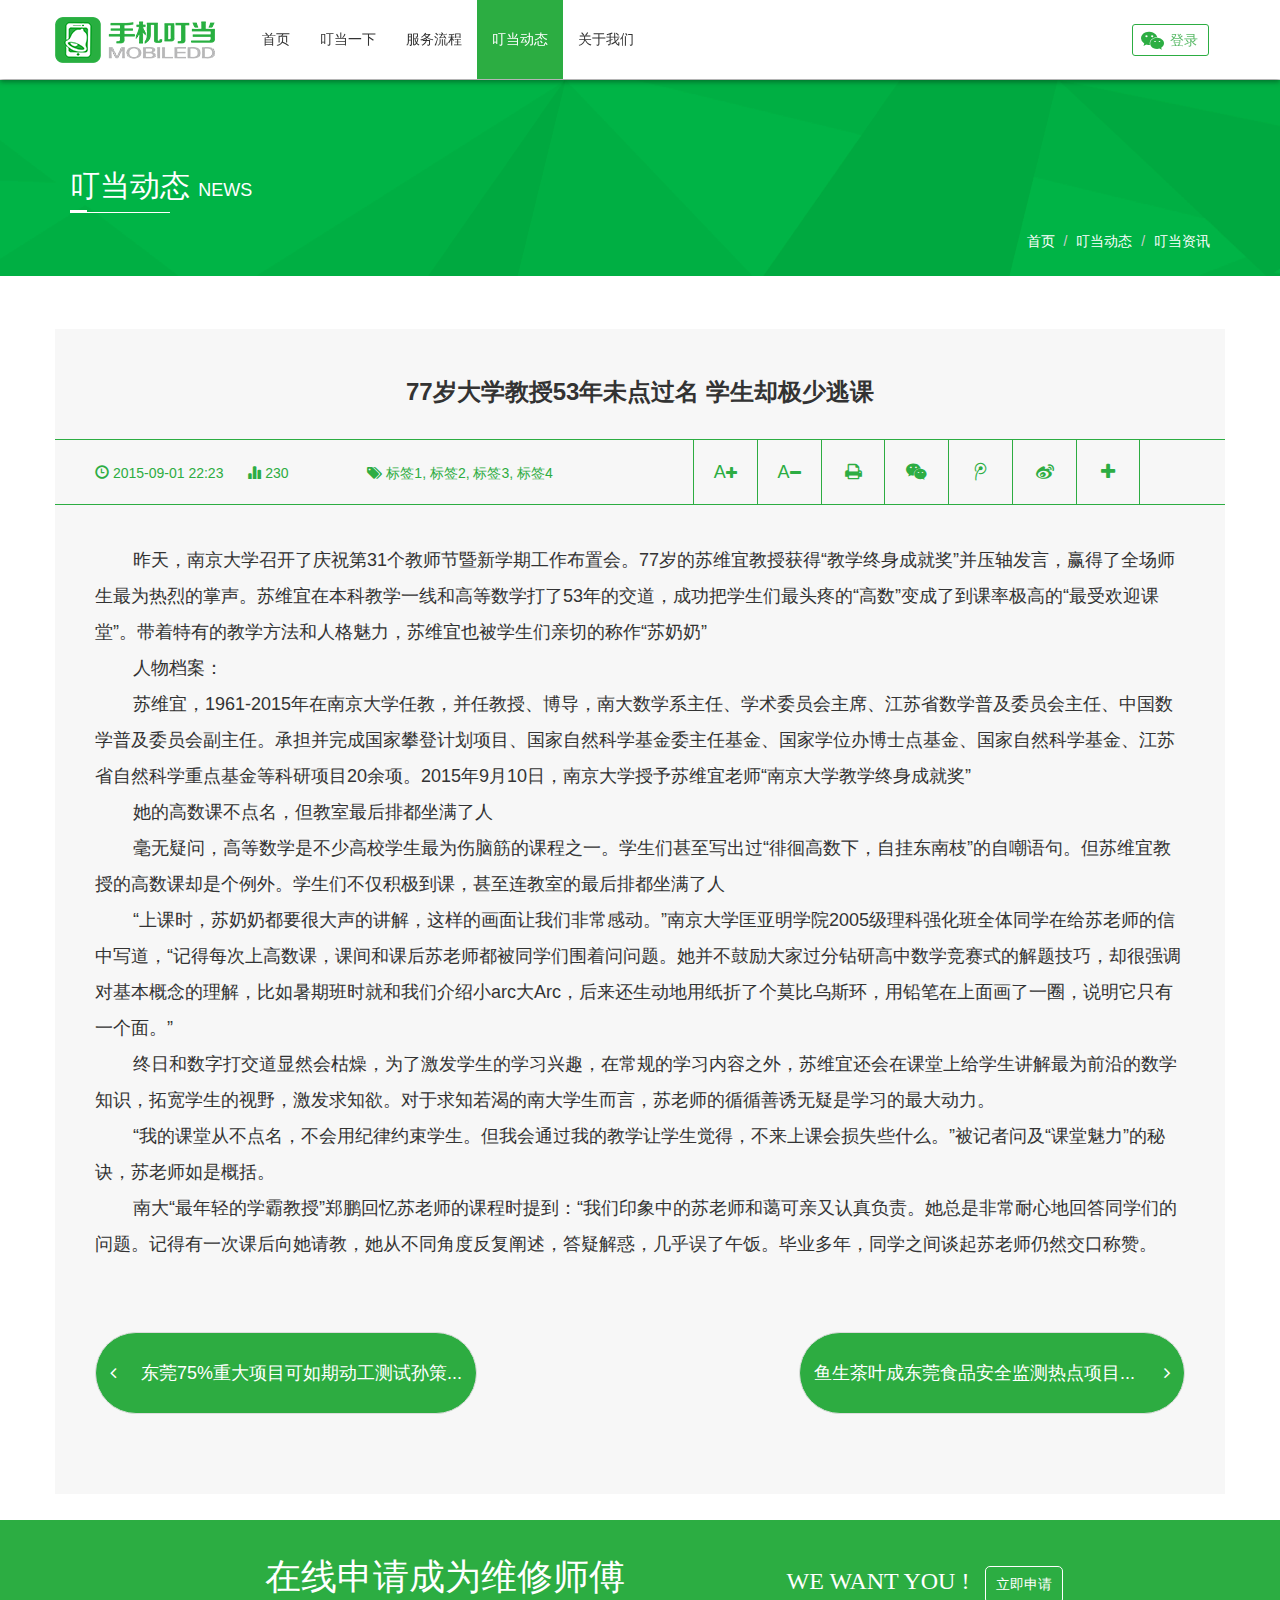
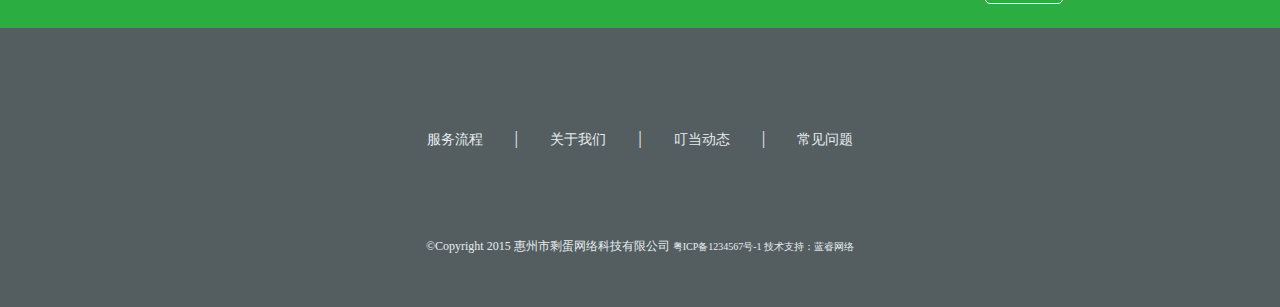
<file: dynamic.html>
<!DOCTYPE html>
<html>
<head lang="en">
    <meta charset="utf-8">
    <!--meta:compat-->
    <meta http-equiv="X-UA-Compatible" content="IE=edge">
    <!--meta:vp 插入快捷键-->
    <meta name="viewport" content="width=device-width, initial-scale=1, user-scalable=no">
    <title>手机叮当-叮当动态</title>
    <link rel="stylesheet" href="lib/bootstrap/css/bootstrap.css">
    <link rel="stylesheet" href="css/font-awesome.css"/>
    <link rel="stylesheet" href="css/font-awesome-ie7.min.css"/>
    <link rel="shortcut icon" href="favicon.ico"/>
    <!--[if lt IE 9]>
    <script src="lib/html5shiv/html5shiv.min.js"></script>
    <script src="lib/respond/respond.min.js"></script>
    <![endif]-->
    <!--link:favicon-->

    <link rel="stylesheet" href="css/moveCss.css"/>
    <link rel="stylesheet" href="css/base.css">
    <link rel="stylesheet" href="css/dynamic.css">
</head>
<body>
<!--头部区域-->
<nav id="head" class="navbar navbar-bg  navbar-fixed-top">
    <div class="container">
        <div class="navbar-header">
            <button type="button" class="navbar-toggle" data-toggle="collapse" data-target="#dingDangShouYe">
                <span class="sr-only">Toggle navigation</span>
                <span class="icon-bar"></span>
                <span class="icon-bar"></span>
                <span class="icon-bar"></span>
            </button>
            <a href="#" class="navbar-brand col-xs-5">
                <img src="img/HomeLOGO.png" alt="" class="login-logo">
            </a>
            <i class="fa fa-user fa-4x visible-xs"></i>
        </div>
        <div class="collapse navbar-collapse" id="dingDangShouYe">
            <ul class="nav navbar-nav">
                <li><a href="index.html">首页</a></li>
                <li class="dropdown">
                    <a href="dingdang.html" class="dropdown-toggle" data-toggle="dropdown">叮当一下</a>
                    <ul class="dropdown-menu zicaidan" role="menu">
                        <li><a href="dingdang.html">手机叮当</a></li>
                        <li><a href="#">电脑叮当</a></li>
                        <li><a href="#">旧物置换</a></li>
                        <li><a href="#">水电叮当</a></li>
                    </ul>
                </li>
                <li ><a href="process.html">服务流程</a></li>
                <li class="active"><a href="dynamic.html">叮当动态</a></li>
                <li><a href="about.html">关于我们</a></li>
            </ul>
            <ul class="nav navbar-nav navbar-right hidden-xs">
                <li id="login"><a href="#"><i class="fa fa-weixin"></i><span>登录</span></a></li>
            </ul>
        </div>
    </div>
</nav>
<!--/头部区域-->

<!--banner区域-->
<section id="banner" class="hidden-xs">
    <div class="container">
        <h2>叮当动态
            <small> NEWS</small>
        </h2>
        <p><span></span></p>
        <ol class="breadcrumb pull-right">
            <li><a href="index.html">首页</a></li>
            <li><a href="dynamic.html">叮当动态</a></li>
            <li class="active">叮当资讯</li>
        </ol>
    </div>
</section>
<!--内容区域-->
<section id="news-content">
    <div class="container">
        <h3>77岁大学教授53年未点过名 学生却极少逃课</h3>
        <div class="news-tags">
            <div>
                <span><i class="glyphicon glyphicon-time"></i> 2015-09-01 22:23</span>
                <span><i class="glyphicon glyphicon-stats"></i> 230</span>
                <span class="hidden-sm hidden-xs"><i class="fa fa-tags"></i> 标签1, 标签2, 标签3, 标签4</span>
            </div>
            <div class="hidden-xs">
                <span>A<i class="fa fa-plus"></i> </span>
                <span>A<i class="fa fa-minus"></i> </span>
                <span><i class="fa fa-print"></i></span>
                <span><i class="fa fa-weixin"></i></span>
                <span><i class="fa fa-tencent-weibo"></i></span>
                <span><i class="fa fa-weibo"></i></span>
                <span><i class="fa fa-plus"></i></span>
            </div>
        </div>
        <p>
            昨天，南京大学召开了庆祝第31个教师节暨新学期工作布置会。77岁的苏维宜教授获得“教学终身成就奖”并压轴发言，赢得了全场师生最为热烈的掌声。苏维宜在本科教学一线和高等数学打了53年的交道，成功把学生们最头疼的“高数”变成了到课率极高的“最受欢迎课堂”。带着特有的教学方法和人格魅力，苏维宜也被学生们亲切的称作“苏奶奶”
            <em>人物档案：</em>
            <em>苏维宜，1961-2015年在南京大学任教，并任教授、博导，南大数学系主任、学术委员会主席、江苏省数学普及委员会主任、中国数学普及委员会副主任。承担并完成国家攀登计划项目、国家自然科学基金委主任基金、国家学位办博士点基金、国家自然科学基金、江苏省自然科学重点基金等科研项目20余项。2015年9月10日，南京大学授予苏维宜老师“南京大学教学终身成就奖”</em>
            <em>她的高数课不点名，但教室最后排都坐满了人</em>
            <em>毫无疑问，高等数学是不少高校学生最为伤脑筋的课程之一。学生们甚至写出过“徘徊高数下，自挂东南枝”的自嘲语句。但苏维宜教授的高数课却是个例外。学生们不仅积极到课，甚至连教室的最后排都坐满了人</em>
            <em>“上课时，苏奶奶都要很大声的讲解，这样的画面让我们非常感动。”南京大学匡亚明学院2005级理科强化班全体同学在给苏老师的信中写道，“记得每次上高数课，课间和课后苏老师都被同学们围着问问题。她并不鼓励大家过分钻研高中数学竞赛式的解题技巧，却很强调对基本概念的理解，比如暑期班时就和我们介绍小arc大Arc，后来还生动地用纸折了个莫比乌斯环，用铅笔在上面画了一圈，说明它只有一个面。”</em>
            <em>终日和数字打交道显然会枯燥，为了激发学生的学习兴趣，在常规的学习内容之外，苏维宜还会在课堂上给学生讲解最为前沿的数学知识，拓宽学生的视野，激发求知欲。对于求知若渴的南大学生而言，苏老师的循循善诱无疑是学习的最大动力。</em>
            <em>“我的课堂从不点名，不会用纪律约束学生。但我会通过我的教学让学生觉得，不来上课会损失些什么。”被记者问及“课堂魅力”的秘诀，苏老师如是概括。</em>
            <em>南大“最年轻的学霸教授”郑鹏回忆苏老师的课程时提到：“我们印象中的苏老师和蔼可亲又认真负责。她总是非常耐心地回答同学们的问题。记得有一次课后向她请教，她从不同角度反复阐述，答疑解惑，几乎误了午饭。毕业多年，同学之间谈起苏老师仍然交口称赞。</em>
        </p>
        <nav>
            <ul class="pager">
                <li class="previous col-xs-6"><a href="#"><i class="fa fa-angle-left"></i><span class="hidden-sm hidden-xs">东莞75%重大项目可如期动工测试孙策...</span></a></li>
                <li class="next col-xs-6"><a href="#"><span class="hidden-sm hidden-xs">鱼生茶叶成东莞食品安全监测热点项目...</span><i class="fa fa-angle-right"></i></a></li>
            </ul>
        </nav>
    </div>
</section>

<!--招聘-->
<section id="wanted">
    <div class="container">
        <div class="col-md-6 col-sm-12 col-xs-8">在线申请成为维修师傅</div>
        <div class="col-md-6 col-sm-12 col-xs-4 text-right">
            <span class="hidden-xs">WE WANT YOU !</span>
            <a href="#">立即申请</a>
        </div>
    </div>
</section>
<!--招聘-->
<!--脚注区域-->
<footer id="footer">
    <div class="container">
        <p class="hidden-xs"><span>服务流程</span>|<span>关于我们</span>|<span>叮当动态</span>|<span>常见问题</span></p>

        <p><span>©Copyright 2015 惠州市剩蛋网络科技有限公司</span> <span>粤ICP备1234567号-1   技术支持：蓝睿网络</span></p>
    </div>
</footer>
<!--脚注区域-->
<script src="lib/jquery/jquery.js"></script>
<script src="lib/bootstrap/js/bootstrap.js"></script>
<script src="js/index.js"></script>
</body>
</html>
</file>
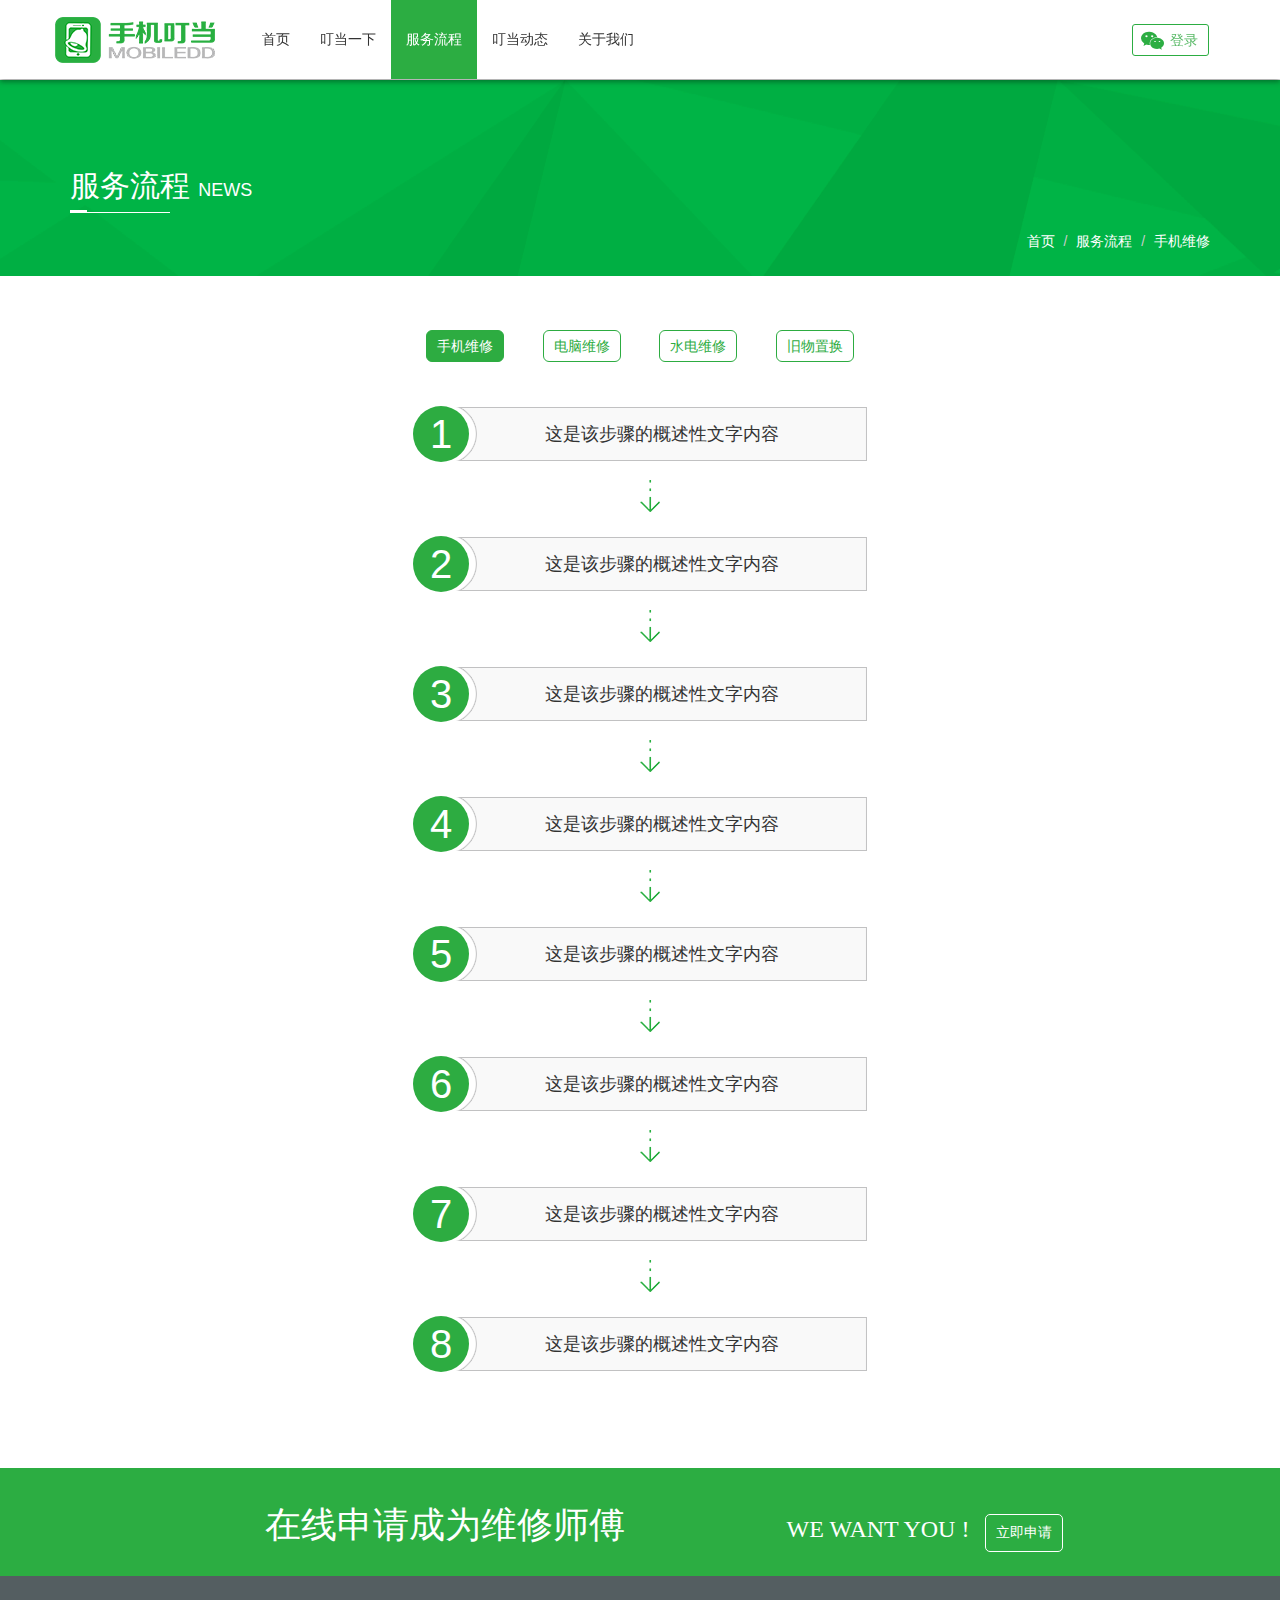
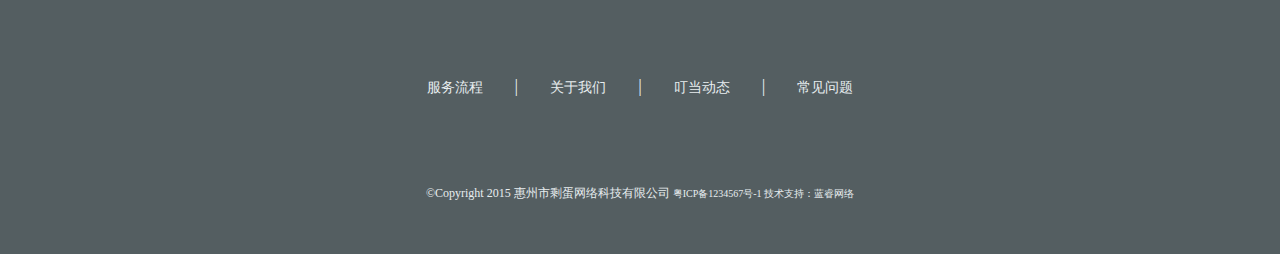
<file: process.html>
<!DOCTYPE html>
<html>
<head lang="en">
    <meta charset="utf-8">
    <!--meta:compat-->
    <meta http-equiv="X-UA-Compatible" content="IE=edge">
    <!--meta:vp 插入快捷键-->
    <meta name="viewport" content="width=device-width, initial-scale=1, user-scalable=no">
    <title>手机叮当-服务流程</title>
    <link rel="stylesheet" href="lib/bootstrap/css/bootstrap.css">
    <link rel="stylesheet" href="css/font-awesome.css"/>
    <link rel="stylesheet" href="css/font-awesome-ie7.min.css"/>
    <link rel="shortcut icon" href="favicon.ico"/>
    <!--[if lt IE 9]>
    <script src="lib/html5shiv/html5shiv.min.js"></script>
    <script src="lib/respond/respond.min.js"></script>
    <![endif]-->
    <!--link:favicon-->

    <link rel="stylesheet" href="css/moveCss.css"/>
    <link rel="stylesheet" href="css/base.css">
    <link rel="stylesheet" href="css/process.css">
</head>
<body>
<!--头部区域-->
<nav id="head" class="navbar navbar-bg  navbar-fixed-top">
    <div class="container">
        <div class="navbar-header">
            <button type="button" class="navbar-toggle" data-toggle="collapse" data-target="#dingDangShouYe">
                <span class="sr-only">Toggle navigation</span>
                <span class="icon-bar"></span>
                <span class="icon-bar"></span>
                <span class="icon-bar"></span>
            </button>
            <a href="#" class="navbar-brand col-xs-5">
                <img src="img/HomeLOGO.png" alt="" class="login-logo">
            </a>
            <i class="fa fa-user fa-4x visible-xs"></i>
        </div>
        <div class="collapse navbar-collapse" id="dingDangShouYe">
            <ul class="nav navbar-nav">
                <li><a href="index.html">首页</a></li>
                <li class="dropdown">
                    <a href="dingdang.html" class="dropdown-toggle" data-toggle="dropdown">叮当一下</a>
                    <ul class="dropdown-menu zicaidan" role="menu">
                        <li><a href="dingdang.html">手机叮当</a></li>
                        <li><a href="#">电脑叮当</a></li>
                        <li><a href="#">旧物置换</a></li>
                        <li><a href="#">水电叮当</a></li>
                    </ul>
                </li>
                <li class="active"><a href="process.html">服务流程</a></li>
                <li><a href="dynamic.html">叮当动态</a></li>
                <li><a href="about.html">关于我们</a></li>
            </ul>
            <ul class="nav navbar-nav navbar-right hidden-xs">
                <li id="login"><a href="#"><i class="fa fa-weixin"></i><span>登录</span></a></li>
            </ul>
        </div>
    </div>
</nav>
<!--/头部区域-->

<!--banner区域-->
<section id="banner" class="hidden-xs">
    <div class="container">
        <h2>服务流程
            <small> NEWS</small>
        </h2>
        <p><span></span></p>
        <ol class="breadcrumb pull-right">
            <li><a href="#">首页</a></li>
            <li><a href="#">服务流程</a></li>
            <li class="active">手机维修</li>
        </ol>
    </div>
</section>
<!--服务流程-->
<section id="service-liucheng">
    <div class="container">
        <div>
            <!-- Nav tabs -->
            <p class="news-top">
                  <span role="presentation" ><a class="active" href="#home" aria-controls="home" role="tab"
                                                              data-toggle="tab">手机维修</a></span>
                  <span role="presentation"><a href="#profile" aria-controls="profile" role="tab"
                                               data-toggle="tab">电脑维修</a></span>
                  <span role="presentation"><a href="#messages" aria-controls="messages" role="tab"
                                               data-toggle="tab">水电维修</a></span>
                  <span role="presentation"><a href="#settings" aria-controls="settings" role="tab"
                                               data-toggle="tab">旧物置换</a></span>
              </p>

            <!-- Tab panes -->
            <div class="tab-content">
                <div role="tabpanel" class="tab-pane fade in active" id="home">
                    <div class="list">
                        <p>这是该步骤的概述性文字内容</p>
                        <span>1</span>
                        <img src="img/arrow.png" alt=""/>
                    </div>
                    <div class="list">
                        <p>这是该步骤的概述性文字内容</p>
                        <span>2</span>
                        <img src="img/arrow.png" alt=""/>
                    </div>
                    <div class="list">
                        <p>这是该步骤的概述性文字内容</p>
                        <span>3</span>
                        <img src="img/arrow.png" alt=""/>
                    </div>
                    <div class="list">
                        <p>这是该步骤的概述性文字内容</p>
                        <span>4</span>
                        <img src="img/arrow.png" alt=""/>
                    </div>
                    <div class="list">
                        <p>这是该步骤的概述性文字内容</p>
                        <span>5</span>
                        <img src="img/arrow.png" alt=""/>
                    </div>
                    <div class="list">
                        <p>这是该步骤的概述性文字内容</p>
                        <span>6</span>
                        <img src="img/arrow.png" alt=""/>
                    </div>
                    <div class="list">
                        <p>这是该步骤的概述性文字内容</p>
                        <span>7</span>
                        <img src="img/arrow.png" alt=""/>
                    </div>
                    <div class="list last">
                        <p>这是该步骤的概述性文字内容</p>
                        <span>8</span>
                    </div>
                </div>
                <div role="tabpanel" class="tab-pane fade" id="profile">
                    <div class="list">
                        <p>这是该步骤的概述性文字内容</p>
                        <span>1</span>
                        <img src="img/arrow.png" alt=""/>
                    </div>
                    <div class="list">
                        <p>这是该步骤的概述性文字内容</p>
                        <span>2</span>
                        <img src="img/arrow.png" alt=""/>
                    </div>
                    <div class="list">
                        <p>这是该步骤的概述性文字内容</p>
                        <span>3</span>
                        <img src="img/arrow.png" alt=""/>
                    </div>
                    <div class="list">
                        <p>这是该步骤的概述性文字内容</p>
                        <span>4</span>
                        <img src="img/arrow.png" alt=""/>
                    </div>
                    <div class="list">
                        <p>这是该步骤的概述性文字内容</p>
                        <span>5</span>
                        <img src="img/arrow.png" alt=""/>
                    </div>
                    <div class="list">
                        <p>这是该步骤的概述性文字内容</p>
                        <span>6</span>
                        <img src="img/arrow.png" alt=""/>
                    </div>
                    <div class="list">
                        <p>这是该步骤的概述性文字内容</p>
                        <span>7</span>
                        <img src="img/arrow.png" alt=""/>
                    </div>
                    <div class="list last">
                        <p>这是该步骤的概述性文字内容</p>
                        <span>8</span>
                    </div>
                </div>
                <div role="tabpanel" class="tab-pane fade" id="messages">
                    <div class="list">
                        <p>这是该步骤的概述性文字内容</p>
                        <span>1</span>
                        <img src="img/arrow.png" alt=""/>
                    </div>
                    <div class="list">
                        <p>这是该步骤的概述性文字内容</p>
                        <span>2</span>
                        <img src="img/arrow.png" alt=""/>
                    </div>
                    <div class="list">
                        <p>这是该步骤的概述性文字内容</p>
                        <span>3</span>
                        <img src="img/arrow.png" alt=""/>
                    </div>
                    <div class="list">
                        <p>这是该步骤的概述性文字内容</p>
                        <span>4</span>
                        <img src="img/arrow.png" alt=""/>
                    </div>
                    <div class="list">
                        <p>这是该步骤的概述性文字内容</p>
                        <span>5</span>
                        <img src="img/arrow.png" alt=""/>
                    </div>
                    <div class="list">
                        <p>这是该步骤的概述性文字内容</p>
                        <span>6</span>
                        <img src="img/arrow.png" alt=""/>
                    </div>
                    <div class="list">
                        <p>这是该步骤的概述性文字内容</p>
                        <span>7</span>
                        <img src="img/arrow.png" alt=""/>
                    </div>
                    <div class="list last">
                        <p>这是该步骤的概述性文字内容</p>
                        <span>8</span>
                    </div>
                </div>
                <div role="tabpanel" class="tab-pane fade" id="settings">
                    <div class="list">
                        <p>这是该步骤的概述性文字内容</p>
                        <span>1</span>
                        <img src="img/arrow.png" alt=""/>
                    </div>
                    <div class="list">
                        <p>这是该步骤的概述性文字内容</p>
                        <span>2</span>
                        <img src="img/arrow.png" alt=""/>
                    </div>
                    <div class="list">
                        <p>这是该步骤的概述性文字内容</p>
                        <span>3</span>
                        <img src="img/arrow.png" alt=""/>
                    </div>
                    <div class="list">
                        <p>这是该步骤的概述性文字内容</p>
                        <span>4</span>
                        <img src="img/arrow.png" alt=""/>
                    </div>
                    <div class="list">
                        <p>这是该步骤的概述性文字内容</p>
                        <span>5</span>
                        <img src="img/arrow.png" alt=""/>
                    </div>
                    <div class="list">
                        <p>这是该步骤的概述性文字内容</p>
                        <span>6</span>
                        <img src="img/arrow.png" alt=""/>
                    </div>
                    <div class="list">
                        <p>这是该步骤的概述性文字内容</p>
                        <span>7</span>
                        <img src="img/arrow.png" alt=""/>
                    </div>
                    <div class="list last">
                        <p>这是该步骤的概述性文字内容</p>
                        <span>8</span>
                    </div>
                </div>
            </div>

        </div>
    </div>
</section>
<!--招聘-->
<section id="wanted">
    <div class="container">
        <div class="col-md-6 col-sm-12 col-xs-8">在线申请成为维修师傅</div>
        <div class="col-md-6 col-sm-12 col-xs-4 text-right">
            <span class="hidden-xs">WE WANT YOU !</span>
            <a href="#">立即申请</a>
        </div>
    </div>
</section>
<!--招聘-->
<!--脚注区域-->
<footer id="footer">
    <div class="container">
        <p class="hidden-xs"><span>服务流程</span>|<span>关于我们</span>|<span>叮当动态</span>|<span>常见问题</span></p>

        <p><span>©Copyright 2015 惠州市剩蛋网络科技有限公司</span> <span>粤ICP备1234567号-1   技术支持：蓝睿网络</span></p>
    </div>
</footer>
<!--脚注区域-->
<script src="lib/jquery/jquery.js"></script>
<script src="lib/bootstrap/js/bootstrap.js"></script>
<script src="js/index.js"></script>
</body>
</html>
</file>
<file: css/moveCss.css>
@charset "UTF-8";
/*扩张样式*/

/*导航条默认样式重写*/
.navbar-bg {
    background-color: #fff;
    margin-bottom: 80px;
    top: 0;
    width: 100%;
    box-shadow: 0 3px 5px rgba(0,0,0,.35);
    border-bottom: 1px solid #FFFFFF;
    height: 79px;
}

.navbar-bg .navbar-brand {
    color: #777;
    height: 79px;
    padding: 17px 0;
}
.navbar-bg .navbar-brand i{
    display: block;
    background:url("../img/HomeLOGO.png") no-repeat;
    width: 160px;
    height: 46px;
    background-size: 160px 46px;
}
.navbar-bg .navbar-brand:hover,
.navbar-bg .navbar-brand:focus {
    color: #5e5e5e;
    background-color: transparent;
}

.navbar-bg .navbar-text {
    color: #777;
}

.nav-bg  .nav-right li{
    
}


.navbar-bg .navbar-nav > li > a {
    color: #333;
    line-height: 49px;
    font-size: 14px;
}

.navbar-bg .navbar-nav > li > a:hover,
.navbar-bg .navbar-nav > li > a:focus {
    color: #fff;
    background-color: #2CAD42;
}

.navbar-bg .navbar-nav > .active > a,
.navbar-bg .navbar-nav > .active > a:hover,
.navbar-bg .navbar-nav > .active > a:focus {
    color: #fff;
    background-color: #2CAD42;
}

.navbar-bg .navbar-nav > .disabled > a,
.navbar-bg .navbar-nav > .disabled > a:hover,
.navbar-bg .navbar-nav > .disabled > a:focus {
    color: #ccc;
    background-color: transparent;
}

.navbar-bg .navbar-toggle {
    /* border-color: #ddd; */
    /* margin-top: 23px; */
    /* margin-bottom: 23px; */
}

.navbar-bg .navbar-toggle:hover,
.navbar-bg .navbar-toggle:focus {
    /* background-color: #2dad42; */
    padding: 17px;
    margin: 0;
    /* margin-right: 13px; */
    /* border-radius: 0; */
}

.navbar-bg .navbar-toggle .icon-bar {
    background-color: #888;
}

.navbar-bg .navbar-collapse,
.navbar-bg .navbar-form {
    border-color: #e7e7e7;
    box-sizing: border-box;
    background-color: transparent;
}

.navbar-bg .navbar-nav > .open > a,
.navbar-bg .navbar-nav > .open > a:hover,
.navbar-bg .navbar-nav > .open > a:focus {
    color: #fff;
    background-color: #2CAD42;
}

@media (max-width: 767px) {
    .navbar-bg .navbar-nav .open .dropdown-menu > li > a {
        color: #777;
    }

    .navbar-bg .navbar-nav .open .dropdown-menu > li > a:hover,
    .navbar-bg .navbar-nav .open .dropdown-menu > li > a:focus {
        color: #333;
        background-color: transparent;
    }

    .navbar-bg .navbar-nav .open .dropdown-menu > .active > a,
    .navbar-bg .navbar-nav .open .dropdown-menu > .active > a:hover,
    .navbar-bg .navbar-nav .open .dropdown-menu > .active > a:focus {
        color: #555;
        background-color: #e7e7e7;
    }

    .navbar-bg .navbar-nav .open .dropdown-menu > .disabled > a,
    .navbar-bg .navbar-nav .open .dropdown-menu > .disabled > a:hover,
    .navbar-bg .navbar-nav .open .dropdown-menu > .disabled > a:focus {
        color: #ccc;
        background-color: transparent;
    }
}

.navbar-bg .navbar-link {
    color: #777;
}

.navbar-bg .navbar-link:hover {
    color: #333;
}

.navbar-bg .btn-link {
    color: #777;
}

.navbar-bg .btn-link:hover,
.navbar-bg .btn-link:focus {
    color: #333;
}

.navbar-bg .btn-link[disabled]:hover,
fieldset[disabled] .navbar-bg .btn-link:hover,
.navbar-bg .btn-link[disabled]:focus,
fieldset[disabled] .navbar-bg .btn-link:focus {
    color: #ccc;
}
</file>
<file: css/base.css>
@charset "UTF-8";
/*公共样式*/
body {
    font-family: "Helvetica Neue", Helvetica, Microsoft Yahei, Hiragino Sans GB, WenQuanYi Micro Hei, sans-serif;
    font-size: 14px;
    color: #333;
    background-color: #fff;
}

a {
    color: #333;
    font-size: 14px;
}

a:hover {
    text-decoration: none;
    color: #fff;
}

a:visited {
    text-decoration: none;
}

a:link {
    text-decoration: none;
}

a:active {
    text-decoration: none;
}

/*input, textarea, select {
    !*resize: none;
    outline: none;
    -webkit-appearance: none;*!
}*/
i {
    color: #2DAD43;
}

#head .navbar-nav {
    margin-left: 32px;
    /* background-color: #41b555; */
}

/*导航条区域*/
#login a {
    display: block;
    width: 77px;
    height: 32px;
    border: 1px solid #2CAD42;
    border-radius: 3px;
    position: relative;
    color: #58B966;
    margin-top: 24px;
    margin-right: 16px;
}

#login a:visited {
    color: #58B966;
}

#login a:visited i {
    color: #58B966;
}

#login a:focus {
    color: #fff;
}

#login a:focus i {
    color: #fff;
}

#login a:hover {
    background-color: #2CAD42;
    color: #fff;
}

#login a:hover i {
    color: #fff;
}

#login a span {
    display: block;
    position: absolute;
    top: -9px;
    right: 10px;
}

#login a i {
    position: absolute;
    top: 7px;
    left: 8px;
    font-size: 20px;
    color: #2CAD42;
}

.nav-close {
    position: relative;
    left: -1px;
    font-size: 25px;
    line-height: 50px;
    color: #fff;
    display: inline-block;
    width: 50px;
    height: 50px;
    background-color: rgba(48, 164, 68, .75);
    text-align: center;
    margin-right: 6px;
}

/*基本样式改*/
.navbar-bg .navbar-toggle .icon-bar {
    background-color: #2cad42;
}

.navbar-toggle {
    float: left;
    margin-left: 15px;
    /* margin-right: 77px; */
}

.fa-user {
    float: right;
    margin-top: 14px;
    margin-right: 16px;
    font-size: 25px;
}

.navbar-bg .navbar-brand img {
    display: block;
    width: 160px;
    height: 46px;
    background-size: 160px 46px;
}

/*下拉菜单*/
.dropdown-menu > li > a {
    display: block;
    padding: 12px 20px;
    clear: both;
    font-weight: normal;
    line-height: 1.42857143;
    color: #fff;
    white-space: nowrap;
    text-align: center;
}

.dropdown-menu > li > a:hover,
.dropdown-menu > li > a:focus {
    color: #2dac41;
    text-decoration: none;
    background-color: #dbe5dc;
}

.dropdown-menu {
    background-color: rgba(48, 164, 68, .85);
    padding: 0;
}
/*banner区域*/
#banner{
    margin-top: 80px;
    background: url("../img/banner.png") center center no-repeat;
    height: 139px;
}
/*招聘*/

#wanted {
    padding: 20px 0;
    font-size: 18px;
}

#wanted a {
    font-size: 14px;
}

#wanted .container {
    display: flex;
}

#wanted .container > div:nth-of-type(1) {
    margin: auto;
    text-align: right;
    white-space: nowrap;
}

#wanted .container > div:nth-of-type(2) {
    padding: 0;
    text-align: left;
}

/*招聘区域*/
#wanted {
    margin-top: 2%;
    background-color: #2cad42;
    padding: 67px 0;
    font-size: 36px;
    font-family: "微软雅黑";
    color: #fefffe;
}

#wanted span {
    font-size: 24px;
}

#wanted a {
    display: inline-block;
    padding: 8px 10px;
    border: 1px solid #fefffe;
    border-radius: 5px;
    color: #fefffe;
    margin-left: 7px;
    text-align: center;
}

/*脚注*/
#footer {
    padding: 14px 0;
}

#footer p:nth-of-type(2) {
    font-size: 12px;
    margin-bottom: 0;
}

#footer p:nth-of-type(2) span:nth-of-type(1) {
    margin-bottom: 12px;
    display: block;
}

#footer p:nth-of-type(2) span:nth-of-type(2) {
    display: block;
    font-size: 10px;
}

#footer {
    padding-top: 100px;
    padding-bottom: 70px;
    width: 100%;
    background-color: #545E61;
    text-align: center;
}

#footer p {
    color: #e7edef;
    font-family: "微软雅黑";
    font-size: 18px;
}

/*#footer p:nth-of-type(1) {
    padding:88px 0 58px 0;
    font-size: 18px;
    margin-bottom: 48px;
}*/

#footer p:nth-of-type(1) span {
    padding: 0 32px;
}

/*媒体查询*/
@media (max-width: 767px) {
    /*导航条*/
    #head .navbar-header {
background-color: #fff;
box-shadow: 0 3px 5px rgba(0,0,0,.35);
}

    .navbar-bg .navbar-toggle {
        /* border-color: #ddd; */
        /* margin-top: 23px; */
        /* margin-bottom: 23px; */
        padding-left: 0;
        box-sizing: border-box;
        border: 0;
    }

    .navbar-bg .navbar-brand {
        height: 50px;
        padding: 0;
    }

    .navbar-bg .navbar-brand img {
        display: block;
        width: 94px;
        height: 27px;
        margin-top: 11px;
        margin-left: 51%;
    }

    /*下拉菜单*/
    .navbar-bg {
        background-color: transparent;
        height: 50px;
    }

    .navbar-bg .navbar-collapse,
    .navbar-bg .navbar-form {
        border-color: #e7e7e7;
        box-sizing: border-box;
        /* background-color: rgba(48,164,68,.75); */
        padding: 0;
    }

    #head .navbar-nav {
        margin-left: 0;
        width: 125px;
        background-color: rgba(48, 164, 68, .75);
        margin: 0;
    }

    .navbar-bg .navbar-nav > .active > a, .navbar-bg .navbar-nav > .active > a:hover, .navbar-bg .navbar-nav > .active > a:focus {
        background-color: #5bd270;
    }

    .navbar-bg .navbar-nav > li > a:hover, .navbar-bg .navbar-nav > li > a:focus {
        background-color: #5bd270;
    }

    .navbar-nav .open .dropdown-menu {

        position: absolute;

        left: 125px;

        top: 15px;

        background-color: rgba(48, 164, 68, .75);
    }

    .navbar-bg .navbar-nav .open .dropdown-menu > li > a {
        color: #fff;
        padding: 5px 0;
        width: 92px;
    }

    .zicaidan li {
        width: 100px;
    }

    .navbar-bg .navbar-nav > li > a {
        color: #fff;
    }

    #wanted {
        text-align: center;
        padding: 32px 0 24px 0;
    }

    #wanted a {

    }

    #wanted .container > div:nth-of-type(2) {
        text-align: center;
        display: flex;
    }

    #wanted .container > div:nth-of-type(1) {
        font-size: 18px;
        margin: auto;
    }

    #footer {
        padding: 44px 0;
    }

    #footer p {
        font-size: 14px;
    }

    #footer p:nth-of-type(1) {
        font-size: 18px;
        margin-bottom: 30px;
    }

    #footer p:nth-of-type(1) span {
        font-size: 14px;
    }

}

@media (max-width: 768px) {
    .img-circle {
        /* width:45px;
         height:45px;*/
        display: block;
        width: 25%;
    }

}

/* 小屏幕（平板，大于等于 768px） */
@media (min-width: 768px) {
    #wanted {
        text-align: center;
        padding: 32px 0 24px 0;
    }

    #wanted .container > div:nth-of-type(2) {
        text-align: center;
    }

    #footer {
        padding: 40px 0;
    }

    #footer p {
        font-size: 14px;
    }

    #footer p:nth-of-type(1) {
        font-size: 18px;
        margin-bottom: 30px;
    }

    #footer p:nth-of-type(1) span {
        font-size: 14px;
    }

    #footer p:nth-of-type(2) span:nth-of-type(1) {
        margin-bottom: 12px;
        display: inline-block;
    }

    #footer p:nth-of-type(2) span:nth-of-type(2) {
        display: inline-block;
        font-size: 10px;
    }

    #footer p:nth-of-type(1) {
        padding: 38px 0 18px 0;
        font-size: 18px;
        margin-bottom: 28px;
    }
  /*  #banner{
        margin-top: 78px;
        background: url("../img/banner.png") center center no-repeat;
        height: 139px;
    }*/
    #banner .breadcrumb{
        background-color: transparent;
        padding-right:0;
        color: #ffffff;
    }
    #banner .breadcrumb  li a{
        color: #ffffff;
    }
    #banner .breadcrumb > .active{
        color: #ffffff;
    }
    #banner h2{
        margin-top: 8%;
        font-size: 30px;
        color: #ffffff;
    }
    #banner h2 small{
        font-size: 18px;
        color: #ffffff;
    }
    #banner p{
        border-top: 1px solid #ffffff;
        width: 100px;
        position: relative;
    }
    #banner p span{
        position: absolute;
        display: inline-block;
        width: 17px;
        height: 2px;
        background-color: #fff;
        top: -3px;
    }

}

/* 中等屏幕（桌面显示器，大于等于 992px） */
@media (min-width: 992px) {
    #wanted {
        text-align: left;
    }

    #footer p:nth-of-type(2) span:nth-of-type(1) {
        margin-bottom: 12px;
        display: inline-block;
    }

    #footer p:nth-of-type(2) span:nth-of-type(2) {
        display: inline-block;
        font-size: 10px;
    }

    #footer p:nth-of-type(1) {
        padding: 48px 0 28px 0;
        font-size: 18px;
        margin-bottom: 38px;
    }#banner{
         margin-top: 78px;
         background: url("../img/banner.png") center center no-repeat;
         height: 199px;
     }

}

/* 大屏幕（大桌面显示器，大于等于 1200px） */
@media (min-width: 1200px) {
    #footer p:nth-of-type(2) span:nth-of-type(1) {
        margin-bottom: 12px;
        display: inline-block;
    }

    #footer p:nth-of-type(2) span:nth-of-type(2) {
        display: inline-block;
        font-size: 10px;
    }

    #footer p:nth-of-type(1) {
        padding: 58px 0 38px 0;
        font-size: 18px;
        margin-bottom: 48px;
    }

    #dingDangLunBo img.sao {
    }

    #banner{
        margin-top: 78px;
        background: url("../img/banner.png") center center no-repeat;
        height: 199px;
    }
}
</file>
<file: css/index.css>
@charset "UTF-8";

/*轮播图*/
#dingDangLunBo{

}
#dingDangLunBo .pull-left{text-align: left;margin-top: 24%;}
#dingDangLunBo .pull-left h2{text-align: left;font-size: 60px;white-space: nowrap;}
#dingDangLunBo .pull-left img:nth-of-type(2){
    width:50%;
    display: block;
    float: left;
    margin-top: 13%;
    margin-left: -30px;
}


#dingDangLunBo .carousel-caption{

width: 100%;

left: 0;

height: 100%;
}
#dingDangLunBo .carousel-control{
    
width: 6%;
}
#dingDangLunBo .nav-img1{
    width:53%;

}
#dingDangLunBo .nav-img2{

width: 78%;

padding-top: 8%;
}
/*中间轮播*/
.img-circle {
    /* width:45px;
     height:45px;*/
    display: block;
    width: 25%;
}

#middle-lunbo .row > div:nth-of-type(1) {
    /* display: flex; */
    padding: 0;
}

#middle-lunbo .carousel-caption > .row:nth-of-type(1) img {

    width: 10%;
}

#middle-lunbo .row > div:nth-of-type(1) p {
    padding: 0;
    margin: 0;
}

#middle-lunbo .row > div:nth-of-type(1) img {
    margin: auto;
}

#middle-lunbo .carousel-caption {

    width: 100%;

    left: 0;

    padding: 0 110px;

    top: 16px;
}

#middle-lunbo .carousel-caption > .row:nth-of-type(1) {

    padding-top: 5%;

    padding-bottom: 3%;

}

#middle-lunbo .carousel-caption > .row:nth-of-type(1) div:nth-of-type(2) p:nth-of-type(1) {

    font-size: 18px;

    margin: 3px;

    text-align: center;

    padding-top: 10px;
}

#middle-lunbo .carousel-caption > .row:nth-of-type(1) div:nth-of-type(2) p:nth-of-type(2) {
    color: #2dac41;
    text-align: center;
}

#middle-lunbo .carousel-caption > .row:nth-of-type(2) > div:nth-of-type(1) img {

    float: left;

    margin-right: 6px;

}


#middle-lunbo .carousel-caption > .row:nth-of-type(2) > div:nth-of-type(3) {

    padding: 0;
}

#middle-lunbo .container {
    position: relative;
    z-index: 9999;
}

#middle-lunbo .img-bottom {
}

#middle-lunbo .img-bottom img {
    margin-right: 6px;
    float: right;
}

/*服务流程*/
#seviceLiuCheng {
    margin-top: 6%;
    text-align: center;
}

#seviceLiuCheng img {
    display: block;
    margin: auto;
    margin-top: 5%;
}

#seviceLiuCheng .caption {
    text-align: center;
}

#seviceLiuCheng .caption h3 {
    margin-bottom: 8%;
    font-size: 2em;
}

#seviceLiuCheng .caption a {
    padding: 2% 5%;
    border: 1px solid #2dac41;
    color: #2dac41;
    border-radius: 5px;
}

#seviceLiuCheng .thumbnail {
    border-color: transparent;
}

#seviceLiuCheng .thumbnail:hover {
    border-color: #2dac41;
}

#seviceLiuCheng .thumbnail:hover .caption a {
    background-color: #2dac41;
    color: #ffffff;

}

#seviceLiuCheng .caption p:nth-of-type(1) {

    line-height: 1.5em;
    color: #b6b6b7;
    font-size: 1.1em;
}

#seviceLiuCheng .caption p:nth-of-type(2) {

    margin-top: 11%;
}

#seviceLiuCheng .container > div:nth-of-type(1) h2 {

    color: #333;

    margin-bottom: 2%;
}

#seviceLiuCheng .container > div:nth-of-type(1) p {
    color: #b6b6b7;
    font-size: 1.3em;
}
/*新闻动态*/
#news-dongtai{
    background-color: #f9f9f9;
    padding-bottom: 50px;
}
#news-dongtai .carousel-indicators{
    
bottom: -10%;
}

#news-dongtai .media-body{
     padding-left: 20px;
}

#news-dongtai .media-left>div{
    width: 132%;
    height: 79%;
    border:1px solid #2dac41;
    color: #2dac41;
    display: inline-block;
}

#news-dongtai .media-left>div p{
    margin-bottom:0;
    text-align: center;
}

#news-dongtai .media-body h4{
    font-size: 16px;
    margin-top: 12px;
}
#news-dongtai .media-body p{
    color: #2dac41;
}
#news-dongtai .media-body p span{
    margin-right: 27px;
}

#news-dongtai .carousel-indicators .active{
    background-color: #2dac41;
}
#news-dongtai .carousel-indicators li{
    border-color: #2dac41;
}
#news-dongtai .container> h3{
    padding-top: 6%;
    padding-bottom: 2%;
    text-align: center;
}
#news-dongtai .news-top{
    text-align: center;
    padding-bottom: 2%;
}
#news-dongtai .news-top span{
    margin-right: 6px;
}


#news-dongtai .news-top a{
    border:1px solid #2dac41;
    padding: 5px;
    display: inline-block;
    color: #2dac41;
    border-radius: 3px;
}
#news-dongtai .news-top a:hover{
    background-color: #2dac41;
    color:#fff;
}

#news-dongtai .caption > p a{
    color: #2dac41;
}
#news-dongtai img{
    max-width:100%;
}

#news-dongtai .news-top a.active{
    background-color: #2dac41;
    color: #fff;
}
/*轮播*/
#dingDangLunBo {
    padding-top: 80px;
}
#dingDangLunBo .fuwu-left>h2{
   /* width: 100%;
    text-align: left;*/
   float: left;
   margin-left: 0;
   font-size: 14px;
}
#dingDangLunBo .fuwu-left>p {
    clear: both;
    float: left;
    width: 100%;
    padding-left: 0;
    display: flex;
}
#dingDangLunBo .fuwu-left>p img{
    clear: both;
    float: left;
    margin-right: 10px;
    width: 10%;
}

#dingDangLunBo .fuwu-left>p span{
    float: left;
    font-size: 7px;
}
#dingDangLunBo .fuwu-left>img{
    clear: both;
    float: left;
}
#dingDangLunBo .fuwu-left{
    padding-top: 3%;
}

#dingDangLunBo .glyphicon-chevron-right:before,
#dingDangLunBo .glyphicon-chevron-left:before{
    content: '';
}

/*媒体查询*/
@media (max-width: 767px) {
    #dingDangLunBo {
        padding-top: 50px;
    }

    #dingDangLunBo h2 {
        font-size: 14px;
        white-space: nowrap;
        margin-left: 37px;
    }

    #dingDangLunBo p {

        padding-left: 53px;

        white-space: nowrap;
    }

    #dingDangLunBo .nav-img1 {

        width: 40%;
    }

    #dingDangLunBo .nav-img2 {

        width: 80%;

        padding-top: 20px;
    }



    /*服务流程*/
    #seviceLiuCheng .caption h3 {
        font-size: 12px;
        white-space: nowrap;
    }

    /*中间轮播*/
    #middle-lunbo {
        position: relative;
    }

    #middle-lunbo p {
        text-align: left;
    }
}








/* 小屏幕（平板，大于等于 768px） */
@media (min-width: 768px) {
    #middle-lunbo .carousel-caption > .row:nth-of-type(1) img{
        width: 22%;
        float: right;
    }
    #middle-lunbo .carousel-caption > .row:nth-of-type(1) div:nth-of-type(2) p:nth-of-type(1){
        text-align: left;
    }
    #middle-lunbo .carousel-caption > .row:nth-of-type(1) div:nth-of-type(2) p:nth-of-type(2){
        text-align: left;
    }
    #middle-lunbo .carousel-caption > .row:nth-of-type(2) > div:nth-of-type(2) p {

        line-height: 2.8em;

        color: #fff;

        font-size: 18px;

        padding: 0 0;
    }
    #footer {
        padding: 24px 0;
    }
    #dingDangLunBo .fuwu-left{

padding-top: 5%;

}
    #dingDangLunBo .fuwu-left>h2{
        /* width: 100%;
         text-align: left;*/
        float: left;
        font-size: 26px;
    }
    #dingDangLunBo .fuwu-left>p {
        clear: both;
        float: left;
        width: 100%;
    }
    #dingDangLunBo .fuwu-left>p img{
        clear: both;
        float: left;
        margin-right: 10px;
        width: 5%;
    }

    #dingDangLunBo .fuwu-left>p span{
        float: left;
        font-size: 13px;
    }
    #dingDangLunBo .fuwu-left>img{
        clear: both;
        float: left;
    }

    #dingDangLunBo .glyphicon-chevron-right,
    #dingDangLunBo .glyphicon-chevron-left{
        font-size: 45px;
    }

}

/* 中等屏幕（桌面显示器，大于等于 992px） */
@media (min-width: 992px) {
    #middle-lunbo .carousel-caption > .row:nth-of-type(2) > div:nth-of-type(2) p {

        line-height: 2.8em;

        color: #fff;

        font-size: 18px;

        padding: 0 56px;
    }
    #middle-lunbo .carousel-caption > .row:nth-of-type(1) img{
        width: 10%;
        float: none;
    }
    #middle-lunbo .carousel-caption > .row:nth-of-type(1) div:nth-of-type(2) p:nth-of-type(1) {

        font-size: 18px;

        margin: 3px;

        text-align: center;

        padding-top: 10px;
    }

    #middle-lunbo .carousel-caption > .row:nth-of-type(1) div:nth-of-type(2) p:nth-of-type(2) {
        color: #2dac41;
        text-align: center;
    }
    #footer {
        padding: 34px 0;
    }
    #dingDangLunBo .fuwu-left{
        padding-top: 5%;

    }
    #dingDangLunBo .fuwu-left>h2{
        /* width: 100%;
         text-align: left;*/
        float: left;
        font-size: 50px;
        white-space: nowrap;
    }
    #dingDangLunBo .fuwu-left>p {
        clear: both;
        float: left;
        width: 100%;
    }
    #dingDangLunBo .fuwu-left>p img{
        clear: both;
        float: left;
        margin-right: 10px;
        width: 6%;
    }

    #dingDangLunBo .fuwu-left>p span{
        float: left;
        font-size: 20px;
    }
    #dingDangLunBo .fuwu-left>img{
        clear: both;
        float: left;
    }
    #dingDangLunBo .glyphicon-chevron-right,
    #dingDangLunBo .glyphicon-chevron-left{
        font-size: 50px;
    }
}

/* 大屏幕（大桌面显示器，大于等于 1200px） */
@media (min-width: 1200px) {

    #middle-lunbo .carousel-caption > .row:nth-of-type(1) div:nth-of-type(2) p:nth-of-type(1) {

        font-size: 18px;

        margin: 3px;

        text-align: center;

        padding-top: 10px;
    }
    #middle-lunbo .carousel-caption > .row:nth-of-type(1) img{
        width: 10%;
        float: none;
    }
    #middle-lunbo .carousel-caption > .row:nth-of-type(1) div:nth-of-type(2) p:nth-of-type(2) {
        color: #2dac41;
        text-align: center;
    }
    #middle-lunbo .carousel-caption > .row:nth-of-type(2) > div:nth-of-type(2) p {

        line-height: 2.8em;

        color: #fff;

        font-size: 18px;

        padding: 0 106px;
    }
    #footer {
        padding: 44px 0;
    }
    #dingDangLunBo .fuwu-left{

    padding-top: 5%;

    }
    #dingDangLunBo .fuwu-left>h2{
        /* width: 100%;
         text-align: left;*/
        float: left;
        font-size: 60px;
    }
    #dingDangLunBo .fuwu-left>p {
        clear: both;
        float: left;
        width: 100%;
    }
    #dingDangLunBo .fuwu-left>p img{
        clear: both;
        float: left;
        margin-right: 10px;
        width: 7%;
    }

    #dingDangLunBo .fuwu-left>p span{
        float: left;
        font-size: 29px;
    }
    #dingDangLunBo .fuwu-left>img{
        clear: both;
        float: left;
    }
    #dingDangLunBo .glyphicon-chevron-right,
    #dingDangLunBo .glyphicon-chevron-left{
        font-size: 60px;
    }
}
</file>
<file: css/about.css>
@charset "UTF-8";

#about{
    padding: 50px 0 20px 0;
}
#about .news-top{
    position: relative;
    width: 100%;
    text-align: center;
    margin-top: 30px;
}
#about .news-top span{
    display: block;
    /* width: 150px; */
    /* height: 50px; */
    box-sizing: border-box;
}
#about .news-top span+span{
}


#about .news-top a{
    border:1px solid #2dac41;
    display: inline-block;
    color: #2dac41;
    padding: 6px 10px;
    text-align: center;
    font-size: 12px;
    font-family: '微软雅黑';
    background-color: #fff;
    border-radius: 6px;
}
#about .news-top a:hover{
    background-color: #2dac41;
    color:#fff;
}


#about .about-content{
    margin-top: 20px;
}
#about .about-content p{
    font-size: 14px;
    line-height: 32px;
    text-indent: 35px;
}

#about .smallCircle{
    width: 12px;
    height: 12px;
    border-radius: 50%;
    background-color: #edecec;
    display: block;
    margin: auto;
    margin-bottom: 31px;
}
#about .bigCircle{
    width: 28px;
    height: 28px;
    border-radius: 50%;
    background-color: #edecec;
    display: block;
    margin: auto;
    margin-top: 20px;
}
#about .about-line{
    display: block;
    position: absolute;
    width: 2px;
    height: 308px;
    background-color: #edecec;
    top: 12px;
    left: 49%;
}

#about .news-top span{
    position: relative;
    display: inline-block;
}

#about .news-top a.active{
    background-color: #2dac41;
    color: #fff;
}

/* 超小屏幕（手机，小于 768px） */
/* 没有任何媒体查询相关的代码，因为这在 Bootstrap 中是默认的（还记得 Bootstrap 是移动设备优先的吗？） */

/* 小屏幕（平板，大于等于 768px） */
@media (min-width: 768px) {
    #about{
        padding: 40px 0;
    }
    #about .about-content{
        padding: 28px 37px 28px 30px;
    }
    #about .news-top{
        position: relative;
        width: 150px;
        text-align: center;
        margin-top:0;
    }
    #about .news-top span{
        display: block;
        width: 150px;
        height: 50px;
        box-sizing: border-box;
    }
    #about .news-top span+span{
        margin-top: 19px;
    }
    #about .news-top a{
        border:1px solid #2dac41;
        display: block;
        color: #2dac41;
        width: 150px;
        height: 50px;
        line-height: 50px;
        text-align: center;
        font-size: 18px;
        font-family: '微软雅黑';
        background-color: #fff;
    }
    #about .news-top a:hover{
        background-color: #2dac41;
        color:#fff;
    }


    #about .about-content{
        background-color: #f7f7f7;
        margin-top: 0;
    }
    #about .about-content p{
        font-size: 18px;
        line-height: 32px;
        text-indent: 35px;
    }
    #about .about-content p+p{
        margin-top: 36px;
    }

    #about .smallCircle{
        width: 12px;
        height: 12px;
        border-radius: 50%;
        background-color: #edecec;
        display: block;
        margin: auto;
        margin-bottom: 31px;
    }
    #about .bigCircle{
        width: 28px;
        height: 28px;
        border-radius: 50%;
        background-color: #edecec;
        display: block;
        margin: auto;
        margin-top: 20px;
    }
    #about .about-line{
        display: block;
        position: absolute;
        width: 2px;
        height: 308px;
        background-color: #edecec;
        top: 12px;
        left: 49%;
    }

    #about .news-top span{
        position: relative;
        float: none;
    }
}

/* 中等屏幕（桌面显示器，大于等于 992px） */
@media (min-width: 992px) {
    #about{
        padding: 45px 0;
    }
    #about .news-top{
        position: relative;
        width: 150px;
        text-align: center;
        margin-top:0;
    }
    #about .news-top span{
        display: block;
        width: 150px;
        height: 50px;
        box-sizing: border-box;
    }
    #about .news-top span+span{
        margin-top: 19px;
    }
    #about .news-top a{
        border:1px solid #2dac41;
        display: block;
        color: #2dac41;
        width: 150px;
        height: 50px;
        line-height: 50px;
        text-align: center;
        font-size: 18px;
        font-family: '微软雅黑';
        background-color: #fff;
        border-radius: 0;
        padding: 0;
    }
    #about .news-top a:hover{
        background-color: #2dac41;
        color:#fff;
    }


    #about .about-content{
        background-color: #f7f7f7;
        padding: 70px;
        margin-top: 0;
    }
    #about .about-content p{
        font-size: 18px;
        line-height: 32px;
        text-indent: 35px;
    }
    #about .about-content p+p{
        margin-top: 36px;
    }

    #about .smallCircle{
        width: 12px;
        height: 12px;
        border-radius: 50%;
        background-color: #edecec;
        display: block;
        margin: auto;
        margin-bottom: 31px;
    }
    #about .bigCircle{
        width: 28px;
        height: 28px;
        border-radius: 50%;
        background-color: #edecec;
        display: block;
        margin: auto;
        margin-top: 20px;
    }
    #about .about-line{
        display: block;
        position: absolute;
        width: 2px;
        height: 308px;
        background-color: #edecec;
        top: 12px;
        left: 49%;
    }

    #about .news-top span{
        position: relative;
        float: none;
    }
}

/* 大屏幕（大桌面显示器，大于等于 1200px） */
@media (min-width: 1200px) {
    #about{
        padding: 52px 0 32px 0;
    }
}
</file>
<file: css/dingdang.css>
@charset "UTF-8";

/*新闻动态*/
#dingdang-dongtai{
    padding-bottom: 50px;
}
#dingdang-dongtai .carousel-indicators{

    bottom: -10%;
}

#dingdang-dongtai .media-body{
    padding-left: 15px;
}

#dingdang-dongtai .media-left>div{
    width: 36px;
    height: 36px;
    border:1px solid #2dac41;
    color: #2dac41;
    display: inline-block;
}

#dingdang-dongtai .media-left>div p{
    margin-bottom:0;
    text-align: center;
}

#dingdang-dongtai .media-body h4{
    font-size: 13px;
    margin-top: 12px;
}
#dingdang-dongtai .media-body p{
    color: #2dac41;
}
#dingdang-dongtai .media-body p span{
    margin-right: 27px;
    font-size: 10px;
}

#dingdang-dongtai .carousel-indicators .active{
    background-color: #2dac41;
}
#dingdang-dongtai .carousel-indicators li{
    border-color: #2dac41;
}

#dingdang-dongtai .news-top{
    text-align: center;
    margin-top: 75px;
}
#dingdang-dongtai .news-top span{
    margin-right: 6px;
    display: inline-block;
}


#dingdang-dongtai .news-top a{
    border:1px solid #2dac41;
    padding: 5px;
    display: inline-block;
    color: #2dac41;
    border-radius: 3px;
}
#dingdang-dongtai .news-top a:hover{
    background-color: #2dac41;
    color:#fff;
}

#dingdang-dongtai .caption > p a{
    color: #2dac41;
}
#dingdang-dongtai img{
    max-width:100%;
}

#dingdang-dongtai .news-top a.active{
    background-color: #2dac41;
    color: #fff;
}
#dingdang-dongtai nav{
    display: flex;
}
#dingdang-dongtai nav ul{
    margin: auto;
}

#dingdang-dongtai p a{
    color: #2dac41;
}

#dingdang-dongtai .row > div{
    margin-top: 19px;
    margin-bottom: 19px;
}
#dingdang-dongtai .row > div img {
    display: block;
    max-width: 100%;
    margin: auto;
}

#dingdang-dongtai .row .media{
    width: 347px;
    margin: auto;
}
#dingdang-dongtai .row .media>div{
    margin: auto;
}
#dingdang-dongtai .media-body{
    padding-left: 3px;
}
#dingdang-dongtai .media-left>div p{
    margin-bottom: 0;
    font-size: 12px;
}
#dingdang-dongtai .pagination > li > a{
    position: relative;
    float: left;
    padding: 6px 12px;
    margin-left: -1px;
    line-height: 1.42857143;
    color: #2dac41;
    text-decoration: none;
    background-color: #fff;
    border: 1px solid #2dac41;
}
#dingdang-dongtai .pagination > li > a:hover,
#dingdang-dongtai .pagination > li > a:focus {
    z-index: 2;
    color: #fff;
    background-color: #2dac41;
    border-color: #ddd;
}
#dingdang-dongtai .pagination > li > a.active{
    color: #fff;
    background-color: #2dac41;
}
/* 小屏幕（平板，大于等于 768px） */
@media (min-width: 768px) {
    #dingdang-dongtai{
        padding: 39px 0;
    }
    #dingdang-dongtai .media-left>div{
        width: 45px;
        height: 45px;
    }
    #dingdang-dongtai .media-body{
        padding-left: 10px;
    }
    #dingdang-dongtai .media-left>div p{
        margin-bottom: 0;
        font-size: 14px;
    }
    #dingdang-dongtai .media-body h4 {
        font-size: 16px;
        margin-top: 12px;
    }
    #dingdang-dongtai .media-body p span{
        font-size: 14px;
    }
    #dingdang-dongtai .news-top{
        margin-top: 0;
    }
    #dingdang-dongtai .row > div {
        margin-top: 44px;
        margin-bottom: 34px;
    }
}

/* 中等屏幕（桌面显示器，大于等于 992px） */
@media (min-width: 992px) {
    #dingdang-dongtai{
        padding: 52px 0;
    }
    #dingdang-dongtai .row .media{
        width: 298px;
    }
    #dingdang-dongtai .media-body{
        padding-left: 13px;
    }
}

/* 大屏幕（大桌面显示器，大于等于 1200px） */
@media (min-width: 1200px) {
    #dingdang-dongtai .row .media{
        width:347px;
    }
    #dingdang-dongtai .media-body{
        padding-left: 15px;
    }
}
</file>
<file: css/dynamic.css>
@charset "UTF-8";

#news-content{
    margin-top: 52px;
}
#news-content .container{
    background-color: #fff;
}


#news-content .container > h3{
text-align: center;
font-size: 14px;
font-weight: bold;
margin-top: 50px;
margin-bottom: 20px;
}
#news-content .container .news-tags{
    height: 42px;
    display: flex;
    border-top: 1px solid #2CAD42;
    border-bottom: 1px solid #2CAD42;
}

#news-content .container .news-tags>div{

display: inline-block;
}
#news-content .container .news-tags>div:nth-of-type(1){
}
#news-content .container .news-tags>div:nth-of-type(2){

}
#news-content .container .news-tags>div:nth-of-type(2) span{
    /* padding: 21px 20px; */
    /* padding-top: 24px; */
    border-left: 1px solid #2dac41;
    box-sizing: border-box;
    color: #2CAD42;
    font-size: 18px;
    cursor: pointer;
    width: 64px;
    height: 64px;
    box-sizing: border-box;
    display: inline-block;
    line-height: 64px;
    text-align: center;
    margin-left: -4px;
}
#news-content .container .news-tags>div:nth-of-type(2) span:hover {
    background-color: #2dac41;
    color: #ffffff;
}
#news-content .container .news-tags>div:nth-of-type(2) span i{
    display: inline-block;
}
#news-content .container .news-tags>div:nth-of-type(2) span:hover i{
    color: #ffffff;
}
#news-content .container .news-tags>div:nth-of-type(2) span:nth-of-type(1) i,
#news-content .container .news-tags>div:nth-of-type(2) span:nth-of-type(2) i{
    font-size: 14px;
}
#news-content .container .news-tags>div:nth-of-type(2) span:nth-of-type(7){
    border-right: 1px solid #2dac41;
}

#news-content .container >p{
    font-size: 14px;
    line-height: 25px;
    padding: 20px 0 33px;
    text-indent: 38px;
}
#news-content .container >p em{
    font-style: normal;
    display: block;
}
#news-content .container nav{
    margin-bottom: 36px;

}
#news-content .container .news-tags>div:nth-of-type(1){margin: auto;}
#news-content .container nav i{
    color: #ffffff;
   /* margin-left: 29px;*/
}

#news-content .container nav li a{
    background-color: #2dac41;
    color: #ffffff;
    font-size: 18px;
    padding: 15px 14px;
    border-radius: 50%;
    display: inline;
    text-align: center;
    line-height: 50px;
    width: 40px;
    height: 40px;
}
#news-content .container nav i.fa-angle-left,
#news-content .container nav i.fa-angle-right{
    width: 100%;
    height: 100%;
    display: block;
    line-height: 10px;
    font-size: 18px;
}
#news-content .container nav .previous{
    float: right;
}
#news-content .container nav .next{
    float: left;
}
/* 小屏幕（平板，大于等于 768px） */
@media (min-width: 768px) {
    #news-content .container{
        background-color: #fff;
    }
    #news-content .container .news-tags{
        height: 66px;
        line-height: 66px;
        border-top: 1px solid #2CAD42;
        border-bottom: 1px solid #2CAD42;
        display: block;
        box-sizing: border-box;
        padding-left: 18px;
    }
    
    #news-content .container .news-tags>div:nth-of-type(1) span:nth-of-type(2){
        padding-left: 20px;
        padding-right: 40px;
    }
    #news-content .container .news-tags>div:nth-of-type(1) span:nth-of-type(3){
        padding-left: 35px;
        padding-right: 140px;
    }
    #news-content .container> p{
        line-height: 36px;
        padding: 37px 18px 50px;
        font-size: 18px;
    }
    #news-content .container nav li a{

        background-color: #2CAD42;

        width: 60px;

        height: 60px;

        border-radius: 50%;

        text-align: center;

        line-height: 60px;
        display: inline-block;
    }
    #news-content .container nav i.fa-angle-left,
    #news-content .container nav i.fa-angle-right{
        width: 100%;
        height: 100%;
        display: block;
        line-height: 30px;
        font-size: 18px;
    }
    #news-content .container nav .previous{
        float: right;
    }
    #news-content .container nav .next{
        float: left;
    }
    #news-content .container > h3{
        font-size: 24px;
        margin-bottom: 34px;
        margin-top: 0;
    }
    #news-content .container nav{
        margin-bottom: 45px;
    }
}

/* 中等屏幕（桌面显示器，大于等于 992px） */
@media (min-width: 992px) {
    #news-content .container{
        background-color: #f7f7f7;
    }
    #news-content .container .news-tags{
        padding-left: 20px;
        color: #2DAC41;
    }
    #news-content .container .news-tags>div:nth-of-type(1) span:nth-of-type(3){
        padding-left: 35px;
        padding-right: 35px;
    }
    #news-content .container .news-tags>div:nth-of-type(1) span:nth-of-type(2){
        padding-left: 20px;
        padding-right: 0px;
    }
    #news-content .container >p{
        line-height: 36px;
        padding: 37px 20px 50px;
        font-size: 18px;
    }
    #news-content .container nav{
        padding:0 20px;
        margin-bottom: 60px;
    }
    #news-content .container nav li a{
        background-color: #2dac41;
        color: #ffffff;
        font-size: 18px;
        padding: 15px 14px;
        border-radius: 60px;
        display: inline;
        text-align: center;
        line-height: 50px;
        width: auto;
        height: auto;
    }

    #news-content .container nav i.fa-angle-left,
    #news-content .container nav i.fa-angle-right{
         margin-left: 0;
         margin-right: 25px;
         display: inline;
    }
    #news-content .container nav i.fa-angle-right{
        margin-left: 29px;
        margin-right: 0;
    }
    #news-content .container nav .previous{
        float: none;
    }
    #news-content .container nav .next{
        float: none;
    }
    #news-content .container > h3{
        margin-top: 50px;
    }
}

/* 大屏幕（大桌面显示器，大于等于 1200px） */
@media (min-width: 1200px) {
    /*叮当动态*/
    #news-content{
        margin-top: 52px;
    }
    #news-content .container{
        background-color: #f7f7f7;
        padding: 0;
    }
    #news-content .container .news-tags{
        padding-left: 40px;
        color: #2DAC41;
    }
    #news-content .container .news-tags>div:nth-of-type(1) span:nth-of-type(3){
        padding-left: 35px;
        padding-right: 140px;
    }
    #news-content .container .news-tags>div:nth-of-type(1) span:nth-of-type(2){
        padding-left: 20px;
        padding-right: 40px;
    }
    #news-content .container > p{
        line-height: 36px;
        padding: 37px 40px 50px;
        font-size: 18px;
    }
    #news-content .container nav{
        padding:0 40px;
        color: #fff;
        margin-bottom: 80px;
    }
}
</file>
<file: css/process.css>
@charset "UTF-8";
/*新闻动态*/
#service-liucheng{
    padding: 27px 0 53px 0;
}

#service-liucheng .news-top{
    width: 100%;
    text-align: center;
    padding-bottom: 35px;
    padding-top: 50px;
}
#service-liucheng .news-top span+span{
    margin-left: 5px;
}


#service-liucheng .news-top a{
    border:1px solid #2dac41;
    padding: 5px 10px;
    display: inline-block;
    color: #2dac41;
    border-radius: 6px;
    font-size: 12px;
}
#service-liucheng .news-top a:hover{
    background-color: #2dac41;
    color:#fff;
}
#service-liucheng .list{
    position: relative;
    margin: auto;
    width: 290px;
    height: 80px;
}
#service-liucheng .list.last{
    height: 40px;
}
#service-liucheng .list p{
    background: url("../img/fangkuai.png") no-repeat;
    background-size: 262px 34px;
    height: 34px;
    text-align: center;
    width: 262px;
    line-height: 34px;
    float: right;
    font-size: 12px;
}
#service-liucheng .list span{
    display: inline-block;
    position: absolute;
    width: 34px;
    height: 34px;
    border-radius: 50%;
    background-color: #2dac41;
    color: #fff;
    font-size: 26px;
    text-align: center;
    line-height: 34px;
    left: 0;
    top: -1px;
}

#service-liucheng .list img{
    display: block;
    clear: both;
    left: 50%;
    top: 0;
    position: relative;
}

#service-liucheng .news-top a.active{
    background-color: #2dac41;
    color: #fff;
}
/* 超小屏幕（手机，小于 768px） */
/* 没有任何媒体查询相关的代码，因为这在 Bootstrap 中是默认的（还记得 Bootstrap 是移动设备优先的吗？） */

/* 小屏幕（平板，大于等于 768px） */
@media (min-width: 768px) {
    #service-liucheng{
        padding: 45px 0 71px 0;
    }
    #service-liucheng .news-top{
        padding-top: 0;
    }
    #service-liucheng .news-top span+span{
        margin-left: 35px;
    }
    #service-liucheng .list{
        position: relative;
        margin: auto;
        width: 454px;
        height: 130px;
    }
    #service-liucheng .list.last{
        height: 55px;
    }
    #service-liucheng .list p{
        background: url("../img/fangkuai.png") no-repeat;
        height: 54px;
        width: 411px;
        line-height: 54px;
        font-size: 18px;
    }
    #service-liucheng .list span{
        width: 56px;
        height: 56px;
        color: #fff;
        font-size: 40px;
        line-height: 56px;

    }
    #service-liucheng .news-top a{
        font-size: 14px;
    }
    #service-liucheng .list img{
        top: 7%;
    }

}

/* 中等屏幕（桌面显示器，大于等于 992px） */
@media (min-width: 992px) { 
    #service-liucheng{
        padding: 53px 0 61px 0;
    }
}

/* 大屏幕（大桌面显示器，大于等于 1200px） */
@media (min-width: 1200px) {

}
</file>
